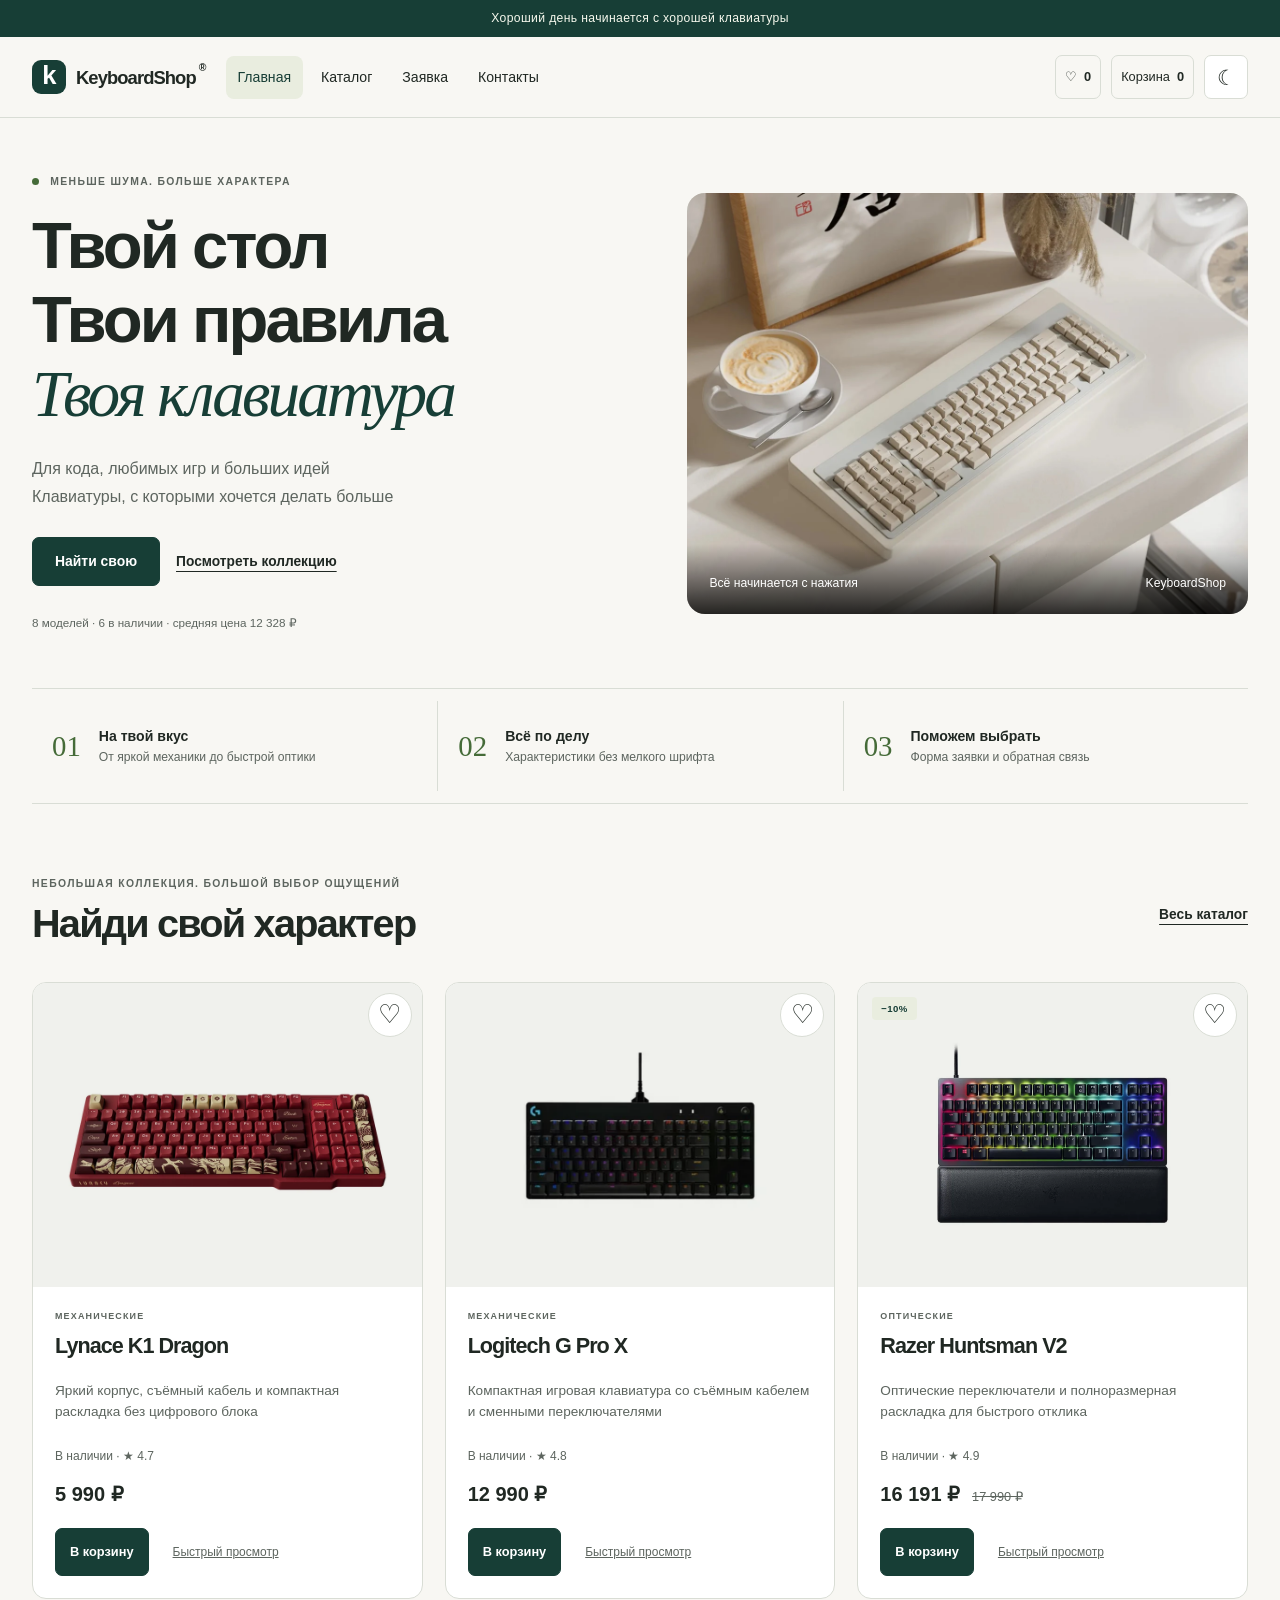
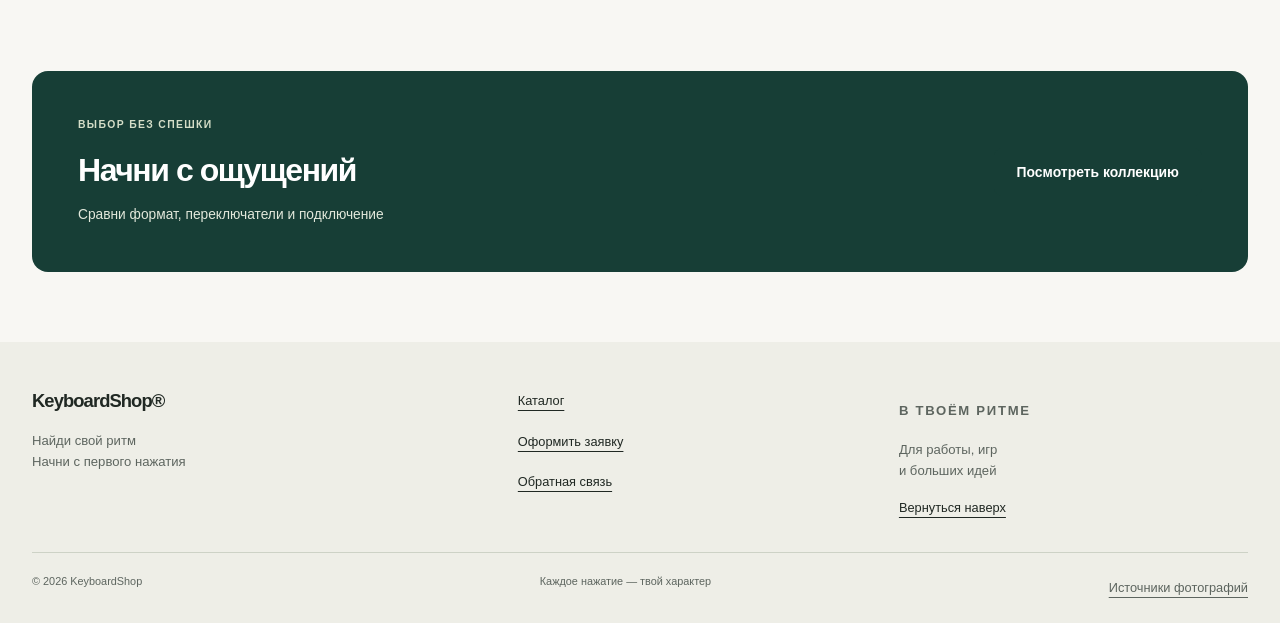
<file: index.html>
<!doctype html>

<html lang="ru">
  <head>
    <meta charset="utf-8" />
    <meta content="width=device-width, initial-scale=1" name="viewport" />
    <meta
      content="Механические, оптические и ножничные клавиатуры. Найдите свой характер в KeyboardShop"
      name="description"
    />
    <meta content="#173e36" name="theme-color" />
    <title>Клавиатуры с характером — KeyboardShop</title>
    <link href="images/favicon.svg" rel="icon" type="image/svg+xml" />
    <link href="css/style.css" rel="stylesheet" />
    <link href="css/responsive.css" rel="stylesheet" />
    <script defer="" src="js/data.js"></script>
    <script defer="" src="js/main.js"></script>
    <script defer="" src="js/catalog.js"></script>
    <script defer="" src="js/cart.js"></script>
    <script defer="" src="js/modal.js"></script>
    <script defer="" src="js/validation.js"></script>
  </head>
  <body id="top">
    <a class="skip-link" href="#main">Перейти к содержимому</a>
    <div class="announcement">Хороший день начинается с хорошей клавиатуры</div>
    <header class="site-header">
      <div class="container site-header__inner">
        <a class="site-logo" href="index.html">
          <span aria-hidden="true" class="logo-key"> k </span>
          KeyboardShop
          <span aria-hidden="true" class="logo-dot"> ® </span>
        </a>
        <details class="nav-menu">
          <summary>
            Меню
            <span aria-hidden="true"> ☰ </span>
          </summary>
          <nav aria-label="Основная навигация">
            <ul class="site-nav__list">
              <li>
                <a aria-current="page" href="index.html"> Главная </a>
              </li>
              <li>
                <a href="catalog.html"> Каталог </a>
              </li>
              <li>
                <a href="order.html"> Заявка </a>
              </li>
              <li>
                <a href="contacts.html"> Контакты </a>
              </li>
            </ul>
          </nav>
        </details>
        <div class="header-actions">
          <a aria-label="Избранное" class="header-favorites" href="catalog.html?favorites=1"
            >♡ <span data-favorite-count="">0</span></a
          ><a class="header-cart" href="cart.html">Корзина <span data-cart-count="">0</span></a
          ><button
            aria-label="Включить тёмную тему"
            aria-pressed="false"
            class="theme-toggle"
            data-theme-toggle=""
            type="button"
          >
            ☾
          </button>
        </div>
      </div>
    </header>
    <main class="container" id="main" tabindex="-1">
      <section class="hero">
        <div class="hero__content">
          <p class="eyebrow">
            <span class="status-dot"> </span>
            Меньше шума. Больше характера
          </p>
          <h1>
            Твой стол
            <br />
            Твои правила
            <br />
            <em> Твоя клавиатура </em>
          </h1>
          <p class="hero__description">
            Для кода, любимых игр и больших идей
            <br />
            Клавиатуры, с которыми хочется делать больше
          </p>
          <div class="hero__actions">
            <a class="button" href="catalog.html"> Найти свою </a>
            <a class="text-link" href="#popular"> Посмотреть коллекцию </a>
          </div>
          <p class="hero__footnote" data-product-summary=""></p>
        </div>
        <div class="hero__visual">
          <picture>
            <source
              media="(min-width: 768px)"
              srcset="images/hero-studio-1200.webp"
              type="image/webp"
            />
            <source srcset="images/hero-studio-640.webp" type="image/webp" />
            <img
              alt="Кремовая механическая клавиатура в алюминиевом корпусе на светлом столе рядом с чашкой кофе"
              fetchpriority="high"
              height="900"
              src="images/hero-studio.jpg"
              width="1200"
            />
          </picture>
          <div class="hero__caption">
            <span> Всё начинается с нажатия </span>
            <span aria-hidden="true"> KeyboardShop </span>
          </div>
        </div>
      </section>
      <section aria-label="Почему KeyboardShop" class="advantages" id="advantages">
        <div>
          <span class="feature-number"> 01 </span>
          <p>
            <strong> На твой вкус </strong>
            <br />
            От яркой механики до быстрой оптики
          </p>
        </div>
        <div>
          <span class="feature-number"> 02 </span>
          <p>
            <strong> Всё по делу </strong>
            <br />
            Характеристики без мелкого шрифта
          </p>
        </div>
        <div>
          <span class="feature-number"> 03 </span>
          <p>
            <strong> Поможем выбрать </strong>
            <br />
            Форма заявки и обратная связь
          </p>
        </div>
      </section>
      <section class="section" id="popular">
        <div class="section-heading">
          <div>
            <p class="eyebrow">Небольшая коллекция. Большой выбор ощущений</p>
            <h2>Найди свой характер<span class="accent"></span></h2>
          </div>
          <a class="text-link" href="catalog.html">Весь каталог</a>
        </div>
        <div class="products-grid" data-featured-products=""></div>
      </section>
      <section class="help-banner">
        <div>
          <p class="eyebrow">Выбор без спешки</p>
          <h2>Начни с ощущений</h2>
          <p>Сравни формат, переключатели и подключение</p>
        </div>
        <a class="button" href="catalog.html">Посмотреть коллекцию</a>
      </section>
    </main>
    <footer class="site-footer" id="contacts">
      <div class="container footer-grid">
        <div>
          <a class="site-logo" href="index.html"> KeyboardShop® </a>
          <p>
            Найди свой ритм
            <br />
            Начни с первого нажатия
          </p>
        </div>
        <nav aria-label="Навигация в подвале">
          <a href="catalog.html"> Каталог </a>
          <a href="order.html"> Оформить заявку </a>
          <a href="contacts.html#feedback"> Обратная связь </a>
        </nav>
        <div>
          <p class="eyebrow">В твоём ритме</p>
          <p>
            Для работы, игр
            <br />
            и больших идей
          </p>
          <a href="#top"> Вернуться наверх </a>
        </div>
      </div>
      <div class="container footer-bottom">
        <span> © 2026 KeyboardShop </span>
        <span> Каждое нажатие — твой характер </span>
        <a href="https://github.com/TitaNik322/kr4-js-shop#фотографии">Источники фотографий</a>
      </div>
    </footer>
    <p aria-live="polite" class="site-message" hidden="" id="site-message" role="status"></p>
    <noscript
      ><p class="container notice">
        Для каталога и формы включите JavaScript в браузере
      </p></noscript
    >
    <dialog aria-labelledby="quick-title" class="order-dialog product-dialog" id="product-dialog">
      <div class="dialog-heading">
        <h2 id="quick-title">Быстрый просмотр</h2>
        <button aria-label="Закрыть окно" class="icon-button" data-close-dialog="" type="button">
          ×
        </button>
      </div>
      <img
        alt=""
        class="quick-image"
        data-quick-image=""
        height="500"
        src="images/product-1-light-800.webp"
        width="800"
      />
      <p class="eyebrow" data-quick-category=""></p>
      <p data-quick-description=""></p>
      <p class="product-detail__price" data-quick-price=""></p>
      <p data-quick-status=""></p>
      <div class="form-actions">
        <a class="button" data-quick-link="" href="product.html">Все характеристики</a
        ><a class="text-link" data-quick-order="" href="order.html">Оставить заявку</a>
      </div>
    </dialog>
  </body>
</html>
</file>
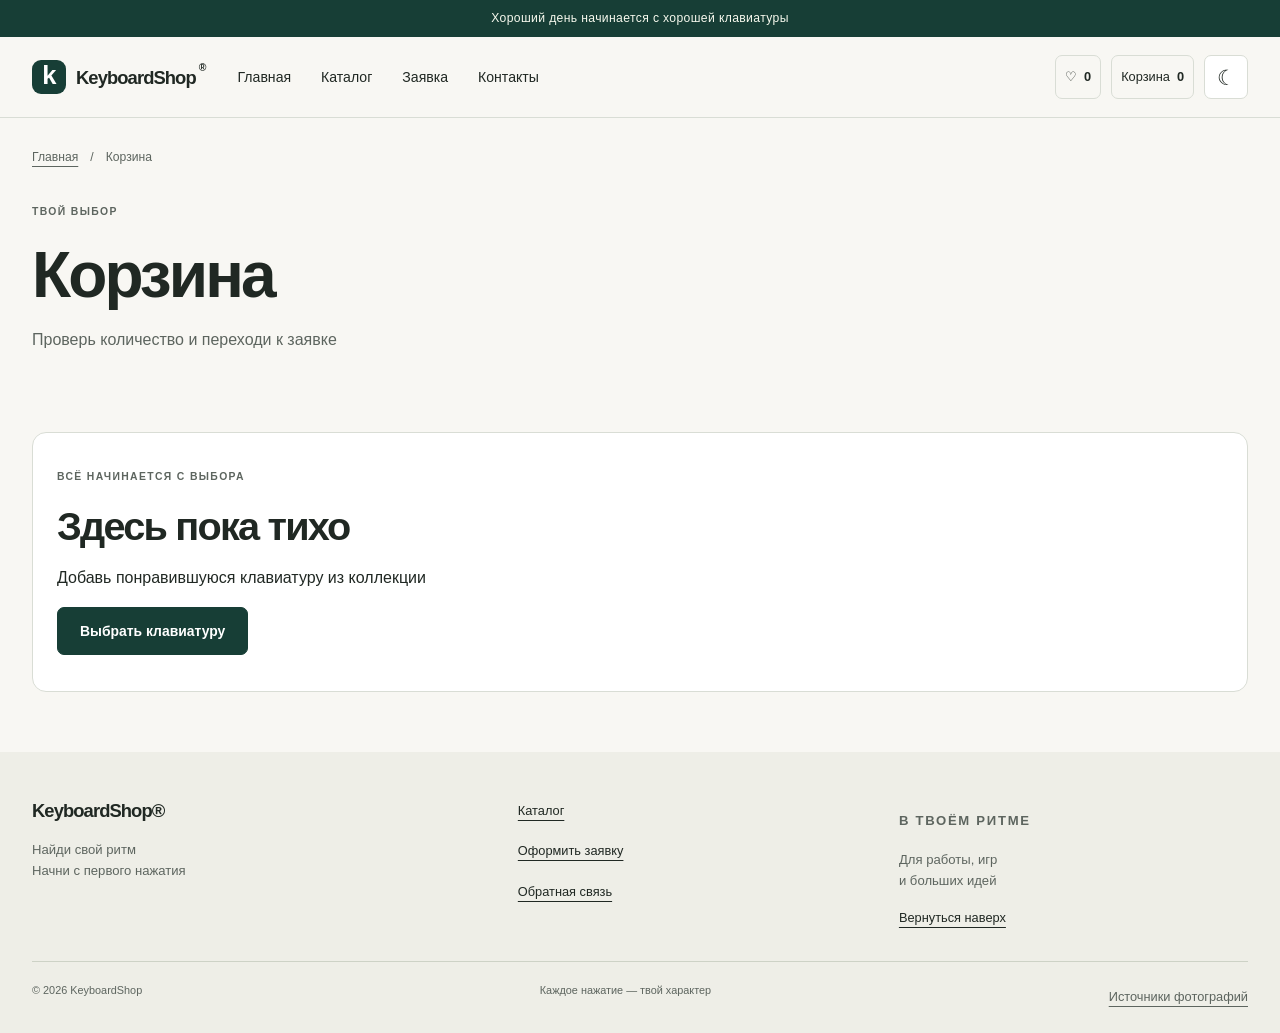
<file: cart.html>
<!doctype html>

<html lang="ru">
  <head>
    <meta charset="utf-8" />
    <meta content="width=device-width, initial-scale=1" name="viewport" />
    <meta
      content="Клавиатуры в корзине: количество, скидка по промокоду и итоговая стоимость"
      name="description"
    />
    <meta content="#173e36" name="theme-color" />
    <title>Корзина — KeyboardShop</title>
    <link href="images/favicon.svg" rel="icon" type="image/svg+xml" />
    <link href="css/style.css" rel="stylesheet" />
    <link href="css/responsive.css" rel="stylesheet" />
    <script defer="" src="js/data.js"></script>
    <script defer="" src="js/main.js"></script>
    <script defer="" src="js/catalog.js"></script>
    <script defer="" src="js/cart.js"></script>
    <script defer="" src="js/modal.js"></script>
    <script defer="" src="js/validation.js"></script>
  </head>
  <body id="top">
    <a class="skip-link" href="#main">Перейти к содержимому</a>
    <div class="announcement">Хороший день начинается с хорошей клавиатуры</div>
    <header class="site-header">
      <div class="container site-header__inner">
        <a class="site-logo" href="index.html">
          <span aria-hidden="true" class="logo-key"> k </span>
          KeyboardShop
          <span aria-hidden="true" class="logo-dot"> ® </span>
        </a>
        <details class="nav-menu">
          <summary>
            Меню
            <span aria-hidden="true"> ☰ </span>
          </summary>
          <nav aria-label="Основная навигация">
            <ul class="site-nav__list">
              <li>
                <a href="index.html"> Главная </a>
              </li>
              <li>
                <a href="catalog.html"> Каталог </a>
              </li>
              <li>
                <a href="order.html"> Заявка </a>
              </li>
              <li>
                <a href="contacts.html"> Контакты </a>
              </li>
            </ul>
          </nav>
        </details>
        <div class="header-actions">
          <a aria-label="Избранное" class="header-favorites" href="catalog.html?favorites=1"
            >♡ <span data-favorite-count="">0</span></a
          ><a class="header-cart" href="cart.html">Корзина <span data-cart-count="">0</span></a
          ><button
            aria-label="Включить тёмную тему"
            aria-pressed="false"
            class="theme-toggle"
            data-theme-toggle=""
            type="button"
          >
            ☾
          </button>
        </div>
      </div>
    </header>
    <main class="container" id="main" tabindex="-1">
      <nav aria-label="Хлебные крошки" class="breadcrumbs">
        <a href="index.html">Главная</a><span aria-hidden="true">/</span><span>Корзина</span>
      </nav>
      <section class="page-heading">
        <p class="eyebrow">Твой выбор</p>
        <h1>Корзина<span class="accent"></span></h1>
        <p>Проверь количество и переходи к заявке</p>
      </section>
      <section class="empty-state" hidden="" id="cart-empty">
        <p class="eyebrow">Всё начинается с выбора</p>
        <h2>Здесь пока тихо</h2>
        <p>Добавь понравившуюся клавиатуру из коллекции</p>
        <a class="button" href="catalog.html">Выбрать клавиатуру</a>
      </section>
      <div class="cart-layout" id="cart-content">
        <section aria-label="Товары в корзине">
          <div id="cart-items"></div>
          <button class="text-button" id="clear-cart" type="button">Очистить корзину</button>
        </section>
        <aside class="cart-summary">
          <h2>Твой итог</h2>
          <div aria-live="polite" data-cart-totals=""></div>
          <form id="promo-form">
            <label for="promo-code">Промокод</label>
            <div class="promo-controls">
              <input
                aria-describedby="promo-hint promo-message"
                autocomplete="off"
                id="promo-code"
                maxlength="20"
                name="promo"
                placeholder="KEY10"
                type="text"
              /><button class="button" type="submit">Применить</button>
            </div>
            <p class="form-note" id="promo-hint">KEY10 — ещё 10% на товары в корзине</p>
            <p class="field-error" id="promo-message" role="status"></p>
            <button class="text-button" hidden="" id="remove-promo" type="button">
              Убрать промокод
            </button>
          </form>
          <a class="button checkout-link" href="order.html?source=cart">Оставить заявку</a>
          <p class="form-note">
            Стоимость доставки будет рассчитана в заявке. Оплата не подключена
          </p>
        </aside>
      </div>
    </main>
    <footer class="site-footer" id="contacts">
      <div class="container footer-grid">
        <div>
          <a class="site-logo" href="index.html"> KeyboardShop® </a>
          <p>
            Найди свой ритм
            <br />
            Начни с первого нажатия
          </p>
        </div>
        <nav aria-label="Навигация в подвале">
          <a href="catalog.html"> Каталог </a>
          <a href="order.html"> Оформить заявку </a>
          <a href="contacts.html#feedback"> Обратная связь </a>
        </nav>
        <div>
          <p class="eyebrow">В твоём ритме</p>
          <p>
            Для работы, игр
            <br />
            и больших идей
          </p>
          <a href="#top"> Вернуться наверх </a>
        </div>
      </div>
      <div class="container footer-bottom">
        <span> © 2026 KeyboardShop </span>
        <span> Каждое нажатие — твой характер </span>
        <a href="https://github.com/TitaNik322/kr4-js-shop#фотографии">Источники фотографий</a>
      </div>
    </footer>
    <p aria-live="polite" class="site-message" hidden="" id="site-message" role="status"></p>
    <noscript
      ><p class="container notice">
        Для каталога и формы включите JavaScript в браузере
      </p></noscript
    >
  </body>
</html>
</file>
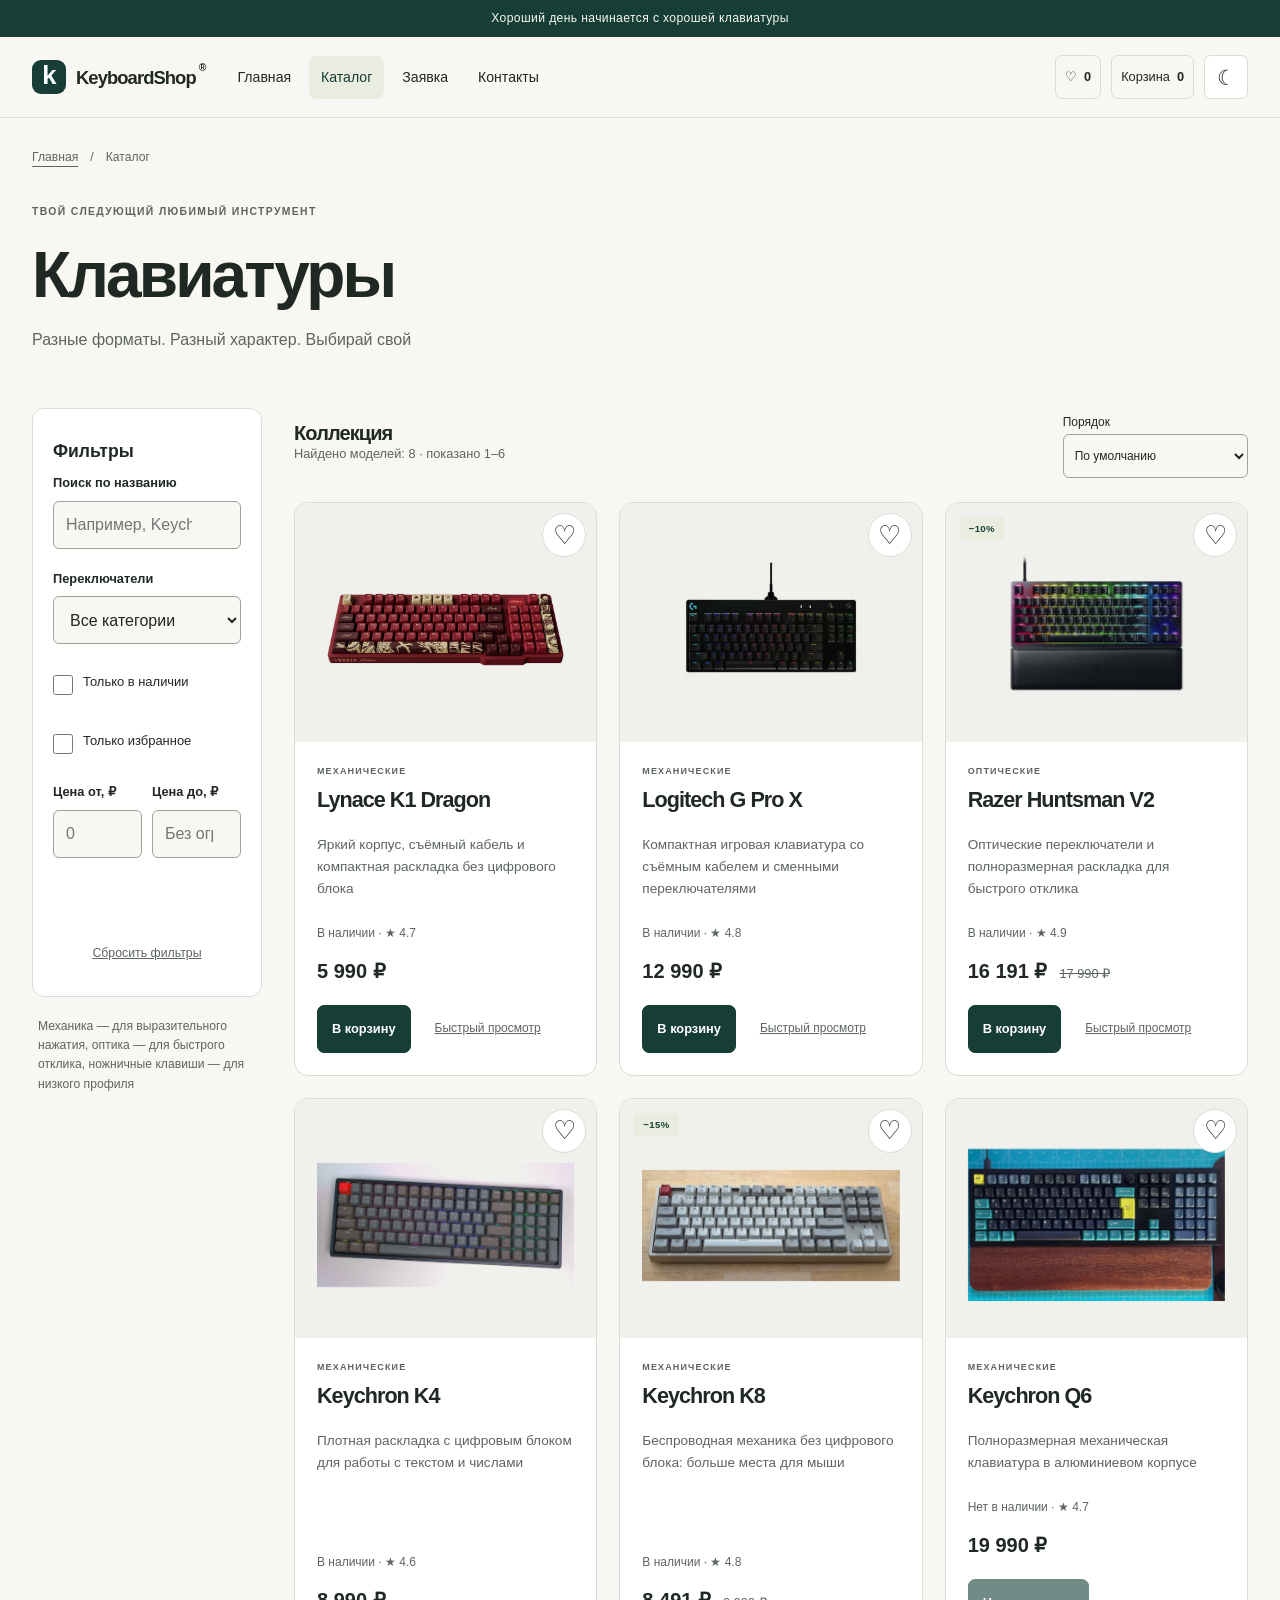
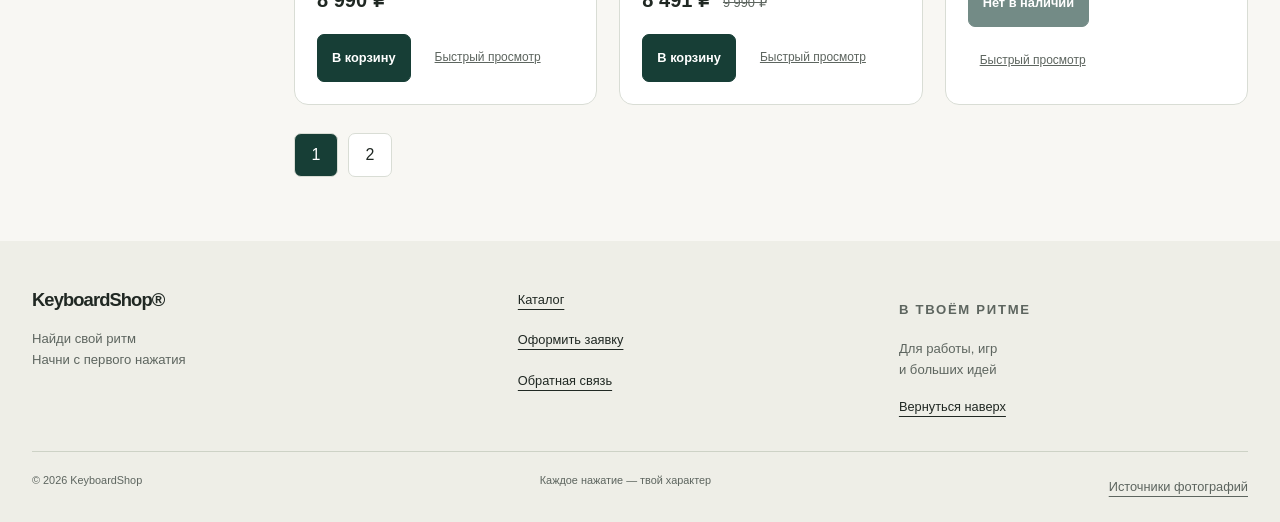
<file: catalog.html>
<!doctype html>

<html lang="ru">
  <head>
    <meta charset="utf-8" />
    <meta content="width=device-width, initial-scale=1" name="viewport" />
    <meta
      content="Поиск по названию, выбор переключателей и сортировка клавиатур по цене"
      name="description"
    />
    <meta content="#173e36" name="theme-color" />
    <title>Каталог клавиатур — KeyboardShop</title>
    <link href="images/favicon.svg" rel="icon" type="image/svg+xml" />
    <link href="css/style.css" rel="stylesheet" />
    <link href="css/responsive.css" rel="stylesheet" />
    <script defer="" src="js/data.js"></script>
    <script defer="" src="js/main.js"></script>
    <script defer="" src="js/catalog.js"></script>
    <script defer="" src="js/cart.js"></script>
    <script defer="" src="js/modal.js"></script>
    <script defer="" src="js/validation.js"></script>
  </head>
  <body id="top">
    <a class="skip-link" href="#main">Перейти к содержимому</a>
    <div class="announcement">Хороший день начинается с хорошей клавиатуры</div>
    <header class="site-header">
      <div class="container site-header__inner">
        <a class="site-logo" href="index.html">
          <span aria-hidden="true" class="logo-key"> k </span>
          KeyboardShop
          <span aria-hidden="true" class="logo-dot"> ® </span>
        </a>
        <details class="nav-menu">
          <summary>
            Меню
            <span aria-hidden="true"> ☰ </span>
          </summary>
          <nav aria-label="Основная навигация">
            <ul class="site-nav__list">
              <li>
                <a href="index.html"> Главная </a>
              </li>
              <li>
                <a aria-current="page" href="catalog.html"> Каталог </a>
              </li>
              <li>
                <a href="order.html"> Заявка </a>
              </li>
              <li>
                <a href="contacts.html"> Контакты </a>
              </li>
            </ul>
          </nav>
        </details>
        <div class="header-actions">
          <a aria-label="Избранное" class="header-favorites" href="catalog.html?favorites=1"
            >♡ <span data-favorite-count="">0</span></a
          ><a class="header-cart" href="cart.html">Корзина <span data-cart-count="">0</span></a
          ><button
            aria-label="Включить тёмную тему"
            aria-pressed="false"
            class="theme-toggle"
            data-theme-toggle=""
            type="button"
          >
            ☾
          </button>
        </div>
      </div>
    </header>
    <main class="container" id="main" tabindex="-1">
      <nav aria-label="Хлебные крошки" class="breadcrumbs">
        <a href="index.html">Главная</a><span aria-hidden="true">/</span><span>Каталог</span>
      </nav>
      <section class="page-heading">
        <p class="eyebrow">Твой следующий любимый инструмент</p>
        <h1>Клавиатуры<span class="accent"></span></h1>
        <p>Разные форматы. Разный характер. Выбирай свой</p>
      </section>
      <div class="catalog-layout">
        <aside class="catalog-filters">
          <details class="filter-panel">
            <summary>Фильтры <span aria-hidden="true">+</span></summary>
            <form id="filters-form">
              <div class="form-field">
                <label for="catalog-search">Поиск по названию</label
                ><input
                  autocomplete="off"
                  id="catalog-search"
                  list="product-titles"
                  maxlength="80"
                  name="query"
                  placeholder="Например, Keychron"
                  type="search"
                /><datalist id="product-titles"></datalist>
              </div>
              <div class="form-field">
                <label for="category-filter">Переключатели</label
                ><select id="category-filter" name="category">
                  <option value="all">Все категории</option>
                  <option value="mechanical">Механические</option>
                  <option value="optical">Оптические</option>
                  <option value="scissor">Ножничные</option>
                </select>
              </div>
              <label class="checkbox"
                ><input name="available" type="checkbox" />Только в наличии</label
              ><label class="checkbox"
                ><input name="favorites" type="checkbox" />Только избранное</label
              >
              <div class="price-fields">
                <div class="form-field">
                  <label for="price-from">Цена от, ₽</label
                  ><input
                    aria-describedby="filter-error"
                    id="price-from"
                    max="1000000"
                    min="0"
                    name="min"
                    placeholder="0"
                    step="1"
                    type="number"
                  />
                </div>
                <div class="form-field">
                  <label for="price-to">Цена до, ₽</label
                  ><input
                    aria-describedby="filter-error"
                    id="price-to"
                    max="1000000"
                    min="0"
                    name="max"
                    placeholder="Без ограничений"
                    step="1"
                    type="number"
                  />
                </div>
              </div>
              <p class="field-error" id="filter-error" role="status"></p>
              <div class="filter-actions">
                <button class="text-button" type="reset">Сбросить фильтры</button>
              </div>
            </form>
          </details>
          <p class="filter-note">
            Механика — для выразительного нажатия, оптика — для быстрого отклика, ножничные клавиши
            — для низкого профиля
          </p>
        </aside>
        <section aria-labelledby="collection-title" class="catalog-products">
          <div class="catalog-toolbar">
            <div>
              <h2 id="collection-title">Коллекция</h2>
              <p aria-live="polite" class="catalog-count" id="result-count" role="status"></p>
            </div>
            <div>
              <label for="sort-select">Порядок</label
              ><select id="sort-select">
                <option value="default">По умолчанию</option>
                <option value="price-asc">Сначала дешевле</option>
                <option value="price-desc">Сначала дороже</option>
                <option value="title-asc">По названию А–Я</option>
              </select>
            </div>
          </div>
          <div class="products-grid" data-products-container="" id="catalog-grid"></div>
          <nav aria-label="Страницы каталога" class="pagination" id="catalog-pagination"></nav>
          <div class="empty-state" hidden="" id="catalog-empty">
            <p class="eyebrow">Начнём заново?</p>
            <h3>Пока ничего не нашлось</h3>
            <p>Попробуй другое название, категорию или диапазон цены</p>
            <button class="button" data-reset-filters="" type="button">Показать все модели</button>
          </div>
        </section>
      </div>
    </main>
    <footer class="site-footer" id="contacts">
      <div class="container footer-grid">
        <div>
          <a class="site-logo" href="index.html"> KeyboardShop® </a>
          <p>
            Найди свой ритм
            <br />
            Начни с первого нажатия
          </p>
        </div>
        <nav aria-label="Навигация в подвале">
          <a href="catalog.html"> Каталог </a>
          <a href="order.html"> Оформить заявку </a>
          <a href="contacts.html#feedback"> Обратная связь </a>
        </nav>
        <div>
          <p class="eyebrow">В твоём ритме</p>
          <p>
            Для работы, игр
            <br />
            и больших идей
          </p>
          <a href="#top"> Вернуться наверх </a>
        </div>
      </div>
      <div class="container footer-bottom">
        <span> © 2026 KeyboardShop </span>
        <span> Каждое нажатие — твой характер </span>
        <a href="https://github.com/TitaNik322/kr4-js-shop#фотографии">Источники фотографий</a>
      </div>
    </footer>
    <p aria-live="polite" class="site-message" hidden="" id="site-message" role="status"></p>
    <noscript
      ><p class="container notice">
        Для каталога и формы включите JavaScript в браузере
      </p></noscript
    >
    <dialog aria-labelledby="quick-title" class="order-dialog product-dialog" id="product-dialog">
      <div class="dialog-heading">
        <h2 id="quick-title">Быстрый просмотр</h2>
        <button aria-label="Закрыть окно" class="icon-button" data-close-dialog="" type="button">
          ×
        </button>
      </div>
      <img
        alt=""
        class="quick-image"
        data-quick-image=""
        height="500"
        src="images/product-1-light-800.webp"
        width="800"
      />
      <p class="eyebrow" data-quick-category=""></p>
      <p data-quick-description=""></p>
      <p class="product-detail__price" data-quick-price=""></p>
      <p data-quick-status=""></p>
      <div class="form-actions">
        <a class="button" data-quick-link="" href="product.html">Все характеристики</a
        ><a class="text-link" data-quick-order="" href="order.html">Оставить заявку</a>
      </div>
    </dialog>
  </body>
</html>
</file>
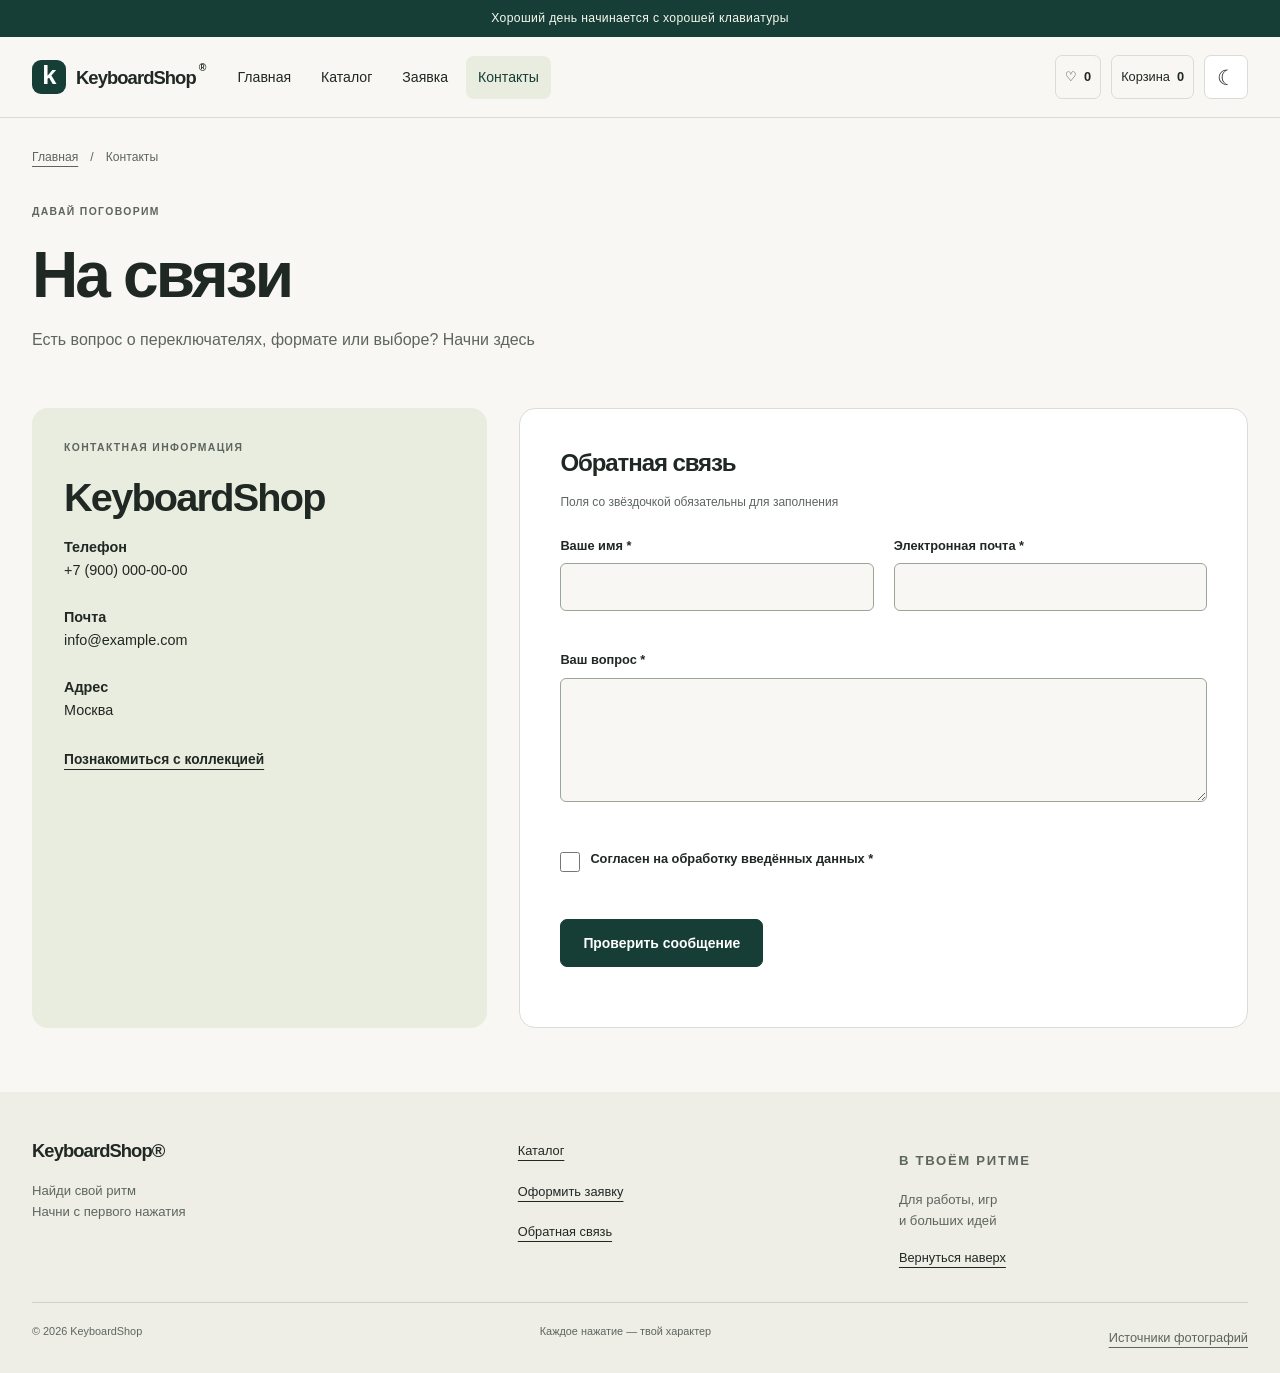
<file: contacts.html>
<!doctype html>

<html lang="ru">
  <head>
    <meta charset="utf-8" />
    <meta content="width=device-width, initial-scale=1" name="viewport" />
    <meta content="Обратная связь и контактная информация KeyboardShop" name="description" />
    <meta content="#173e36" name="theme-color" />
    <title>Контакты — KeyboardShop</title>
    <link href="images/favicon.svg" rel="icon" type="image/svg+xml" />
    <link href="css/style.css" rel="stylesheet" />
    <link href="css/responsive.css" rel="stylesheet" />
    <script defer="" src="js/data.js"></script>
    <script defer="" src="js/main.js"></script>
    <script defer="" src="js/catalog.js"></script>
    <script defer="" src="js/cart.js"></script>
    <script defer="" src="js/modal.js"></script>
    <script defer="" src="js/validation.js"></script>
  </head>
  <body id="top">
    <a class="skip-link" href="#main">Перейти к содержимому</a>
    <div class="announcement">Хороший день начинается с хорошей клавиатуры</div>
    <header class="site-header">
      <div class="container site-header__inner">
        <a class="site-logo" href="index.html">
          <span aria-hidden="true" class="logo-key"> k </span>
          KeyboardShop
          <span aria-hidden="true" class="logo-dot"> ® </span>
        </a>
        <details class="nav-menu">
          <summary>
            Меню
            <span aria-hidden="true"> ☰ </span>
          </summary>
          <nav aria-label="Основная навигация">
            <ul class="site-nav__list">
              <li>
                <a href="index.html"> Главная </a>
              </li>
              <li>
                <a href="catalog.html"> Каталог </a>
              </li>
              <li>
                <a href="order.html"> Заявка </a>
              </li>
              <li>
                <a aria-current="page" href="contacts.html"> Контакты </a>
              </li>
            </ul>
          </nav>
        </details>
        <div class="header-actions">
          <a aria-label="Избранное" class="header-favorites" href="catalog.html?favorites=1"
            >♡ <span data-favorite-count="">0</span></a
          ><a class="header-cart" href="cart.html">Корзина <span data-cart-count="">0</span></a
          ><button
            aria-label="Включить тёмную тему"
            aria-pressed="false"
            class="theme-toggle"
            data-theme-toggle=""
            type="button"
          >
            ☾
          </button>
        </div>
      </div>
    </header>
    <main class="container" id="main" tabindex="-1">
      <nav aria-label="Хлебные крошки" class="breadcrumbs">
        <a href="index.html"> Главная </a>
        <span aria-hidden="true"> / </span>
        <span> Контакты </span>
      </nav>
      <section class="page-heading">
        <p class="eyebrow">Давай поговорим</p>
        <h1>
          На связи
          <span class="accent">  </span>
        </h1>
        <p>Есть вопрос о переключателях, формате или выборе? Начни здесь</p>
      </section>
      <div class="contact-grid">
        <section class="contact-card">
          <p class="eyebrow">Контактная информация</p>
          <h2>KeyboardShop</h2>
          <address>
            <p>
              <strong> Телефон </strong>
              <br />
              +7 (900) 000-00-00
            </p>
            <p>
              <strong> Почта </strong>
              <br />
              info@example.com
            </p>
            <p>
              <strong> Адрес </strong>
              <br />
              Москва
            </p>
          </address>
          <a class="text-link" href="catalog.html"> Познакомиться с коллекцией </a>
        </section>
        <section class="form-card" id="feedback">
          <h2>Обратная связь</h2>
          <p class="form-note">Поля со звёздочкой обязательны для заполнения</p>
          <form class="order-form" data-request-form="">
            <div class="form-field">
              <label for="feedback-name"> Ваше имя * </label>
              <input autocomplete="name" id="feedback-name" minlength="2" name="name" required="" />
            </div>
            <div class="form-field">
              <label for="feedback-email"> Электронная почта * </label>
              <input
                autocomplete="email"
                id="feedback-email"
                name="email"
                required=""
                type="email"
              />
            </div>
            <div class="form-field form-field--wide">
              <label for="feedback-comment"> Ваш вопрос * </label>
              <textarea
                id="feedback-comment"
                minlength="5"
                name="comment"
                required=""
                rows="4"
              ></textarea>
            </div>
            <div class="form-field form-field--wide">
              <label class="checkbox">
                <input name="agreement" required="" type="checkbox" />
                Согласен на обработку введённых данных *
              </label>
            </div>
            <div class="form-actions form-field--wide">
              <button class="button" type="submit">Проверить сообщение</button>
            </div>
            <p class="form-status form-field--wide" role="status" tabindex="-1"></p>
          </form>
        </section>
      </div>
    </main>
    <footer class="site-footer" id="contacts">
      <div class="container footer-grid">
        <div>
          <a class="site-logo" href="index.html"> KeyboardShop® </a>
          <p>
            Найди свой ритм
            <br />
            Начни с первого нажатия
          </p>
        </div>
        <nav aria-label="Навигация в подвале">
          <a href="catalog.html"> Каталог </a>
          <a href="order.html"> Оформить заявку </a>
          <a href="contacts.html#feedback"> Обратная связь </a>
        </nav>
        <div>
          <p class="eyebrow">В твоём ритме</p>
          <p>
            Для работы, игр
            <br />
            и больших идей
          </p>
          <a href="#top"> Вернуться наверх </a>
        </div>
      </div>
      <div class="container footer-bottom">
        <span> © 2026 KeyboardShop </span>
        <span> Каждое нажатие — твой характер </span>
        <a href="https://github.com/TitaNik322/kr4-js-shop#фотографии">Источники фотографий</a>
      </div>
    </footer>
    <p aria-live="polite" class="site-message" hidden="" id="site-message" role="status"></p>
    <noscript
      ><p class="container notice">
        Для каталога и формы включите JavaScript в браузере
      </p></noscript
    >
  </body>
</html>
</file>
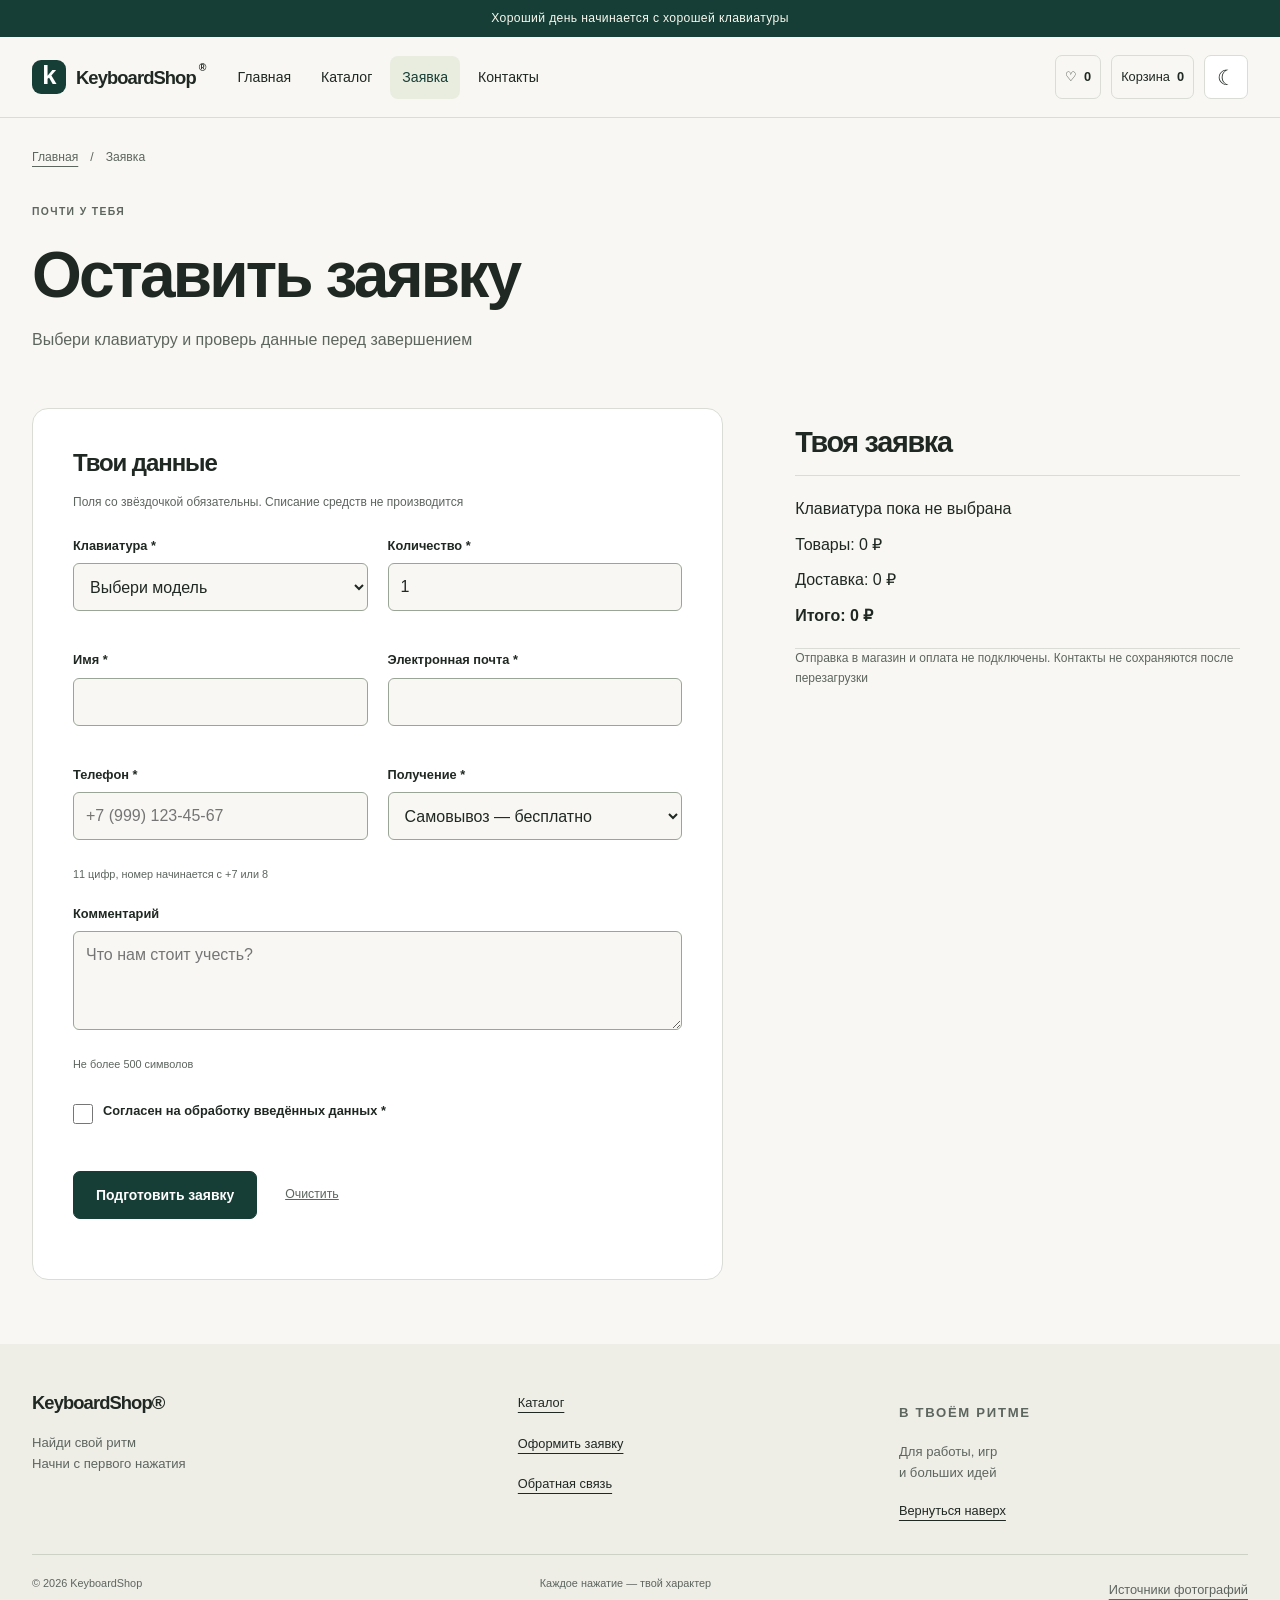
<file: order.html>
<!doctype html>

<html lang="ru">
  <head>
    <meta charset="utf-8" />
    <meta content="width=device-width, initial-scale=1" name="viewport" />
    <meta
      content="Форма заявки на клавиатуру: выбор модели, контакты и способ получения"
      name="description"
    />
    <meta content="#173e36" name="theme-color" />
    <title>Оформление заявки — KeyboardShop</title>
    <link href="images/favicon.svg" rel="icon" type="image/svg+xml" />
    <link href="css/style.css" rel="stylesheet" />
    <link href="css/responsive.css" rel="stylesheet" />
    <script defer="" src="js/data.js"></script>
    <script defer="" src="js/main.js"></script>
    <script defer="" src="js/catalog.js"></script>
    <script defer="" src="js/cart.js"></script>
    <script defer="" src="js/modal.js"></script>
    <script defer="" src="js/validation.js"></script>
  </head>
  <body id="top">
    <a class="skip-link" href="#main">Перейти к содержимому</a>
    <div class="announcement">Хороший день начинается с хорошей клавиатуры</div>
    <header class="site-header">
      <div class="container site-header__inner">
        <a class="site-logo" href="index.html">
          <span aria-hidden="true" class="logo-key"> k </span>
          KeyboardShop
          <span aria-hidden="true" class="logo-dot"> ® </span>
        </a>
        <details class="nav-menu">
          <summary>
            Меню
            <span aria-hidden="true"> ☰ </span>
          </summary>
          <nav aria-label="Основная навигация">
            <ul class="site-nav__list">
              <li>
                <a href="index.html"> Главная </a>
              </li>
              <li>
                <a href="catalog.html"> Каталог </a>
              </li>
              <li>
                <a aria-current="page" href="order.html"> Заявка </a>
              </li>
              <li>
                <a href="contacts.html"> Контакты </a>
              </li>
            </ul>
          </nav>
        </details>
        <div class="header-actions">
          <a aria-label="Избранное" class="header-favorites" href="catalog.html?favorites=1"
            >♡ <span data-favorite-count="">0</span></a
          ><a class="header-cart" href="cart.html">Корзина <span data-cart-count="">0</span></a
          ><button
            aria-label="Включить тёмную тему"
            aria-pressed="false"
            class="theme-toggle"
            data-theme-toggle=""
            type="button"
          >
            ☾
          </button>
        </div>
      </div>
    </header>
    <main class="container" id="main" tabindex="-1">
      <nav aria-label="Хлебные крошки" class="breadcrumbs">
        <a href="index.html">Главная</a><span aria-hidden="true">/</span><span>Заявка</span>
      </nav>
      <section class="page-heading">
        <p class="eyebrow">Почти у тебя</p>
        <h1>Оставить заявку<span class="accent"></span></h1>
        <p>Выбери клавиатуру и проверь данные перед завершением</p>
      </section>
      <div class="form-layout">
        <section class="form-card">
          <h2>Твои данные</h2>
          <p class="form-note">Поля со звёздочкой обязательны. Списание средств не производится</p>
          <form class="order-form" data-request-form="" id="order-form" novalidate="">
            <fieldset class="form-field--wide order-fields" disabled="" id="order-fields">
              <legend class="visually-hidden">Данные заявки</legend>
              <div class="order-form">
                <div class="form-field">
                  <label for="order-product">Клавиатура *</label
                  ><select id="order-product" name="product" required="">
                    <option value="">Выбери модель</option>
                    <option value="cart">Товары из корзины</option>
                  </select>
                </div>
                <div class="form-field">
                  <label for="order-quantity">Количество *</label
                  ><input
                    id="order-quantity"
                    max="10"
                    min="1"
                    name="quantity"
                    required=""
                    step="1"
                    type="number"
                    value="1"
                  />
                </div>
                <div class="form-field">
                  <label for="order-name">Имя *</label
                  ><input
                    autocomplete="name"
                    id="order-name"
                    maxlength="80"
                    minlength="2"
                    name="name"
                    required=""
                  />
                </div>
                <div class="form-field">
                  <label for="order-email">Электронная почта *</label
                  ><input
                    autocomplete="email"
                    id="order-email"
                    maxlength="120"
                    name="email"
                    required=""
                    type="email"
                  />
                </div>
                <div class="form-field">
                  <label for="order-phone">Телефон *</label
                  ><input
                    aria-describedby="phone-hint"
                    autocomplete="tel"
                    id="order-phone"
                    maxlength="25"
                    name="phone"
                    placeholder="+7 (999) 123-45-67"
                    required=""
                    type="tel"
                  /><small id="phone-hint">11 цифр, номер начинается с +7 или 8</small>
                </div>
                <div class="form-field">
                  <label for="order-delivery">Получение *</label
                  ><select id="order-delivery" name="delivery">
                    <option value="pickup">Самовывоз — бесплатно</option>
                    <option value="courier">Курьер — 390 ₽, бесплатно от 10 000 ₽</option>
                  </select>
                </div>
                <div class="form-field form-field--wide" hidden="" id="address-field">
                  <label for="order-address">Адрес доставки *</label
                  ><input
                    autocomplete="street-address"
                    disabled=""
                    id="order-address"
                    maxlength="250"
                    minlength="8"
                    name="address"
                  />
                </div>
                <div class="form-field form-field--wide">
                  <label for="order-comment">Комментарий</label
                  ><textarea
                    id="order-comment"
                    maxlength="500"
                    name="comment"
                    placeholder="Что нам стоит учесть?"
                    rows="3"
                  ></textarea
                  ><small>Не более 500 символов</small>
                </div>
                <div class="form-field form-field--wide">
                  <label class="checkbox" for="order-agreement"
                    ><input
                      id="order-agreement"
                      name="agreement"
                      required=""
                      type="checkbox"
                    />Согласен на обработку введённых данных *</label
                  >
                </div>
                <div class="form-actions form-field--wide">
                  <button class="button" type="submit">Подготовить заявку</button
                  ><button class="text-button" type="reset">Очистить</button>
                </div>
                <p class="form-status form-field--wide" role="status" tabindex="-1"></p>
              </div>
            </fieldset>
          </form>
        </section>
        <aside class="order-aside">
          <h2>Твоя заявка</h2>
          <div class="order-summary" data-order-summary=""></div>
          <p class="form-note">
            Отправка в магазин и оплата не подключены. Контакты не сохраняются после перезагрузки
          </p>
        </aside>
      </div>
    </main>
    <footer class="site-footer" id="contacts">
      <div class="container footer-grid">
        <div>
          <a class="site-logo" href="index.html"> KeyboardShop® </a>
          <p>
            Найди свой ритм
            <br />
            Начни с первого нажатия
          </p>
        </div>
        <nav aria-label="Навигация в подвале">
          <a href="catalog.html"> Каталог </a>
          <a href="order.html"> Оформить заявку </a>
          <a href="contacts.html#feedback"> Обратная связь </a>
        </nav>
        <div>
          <p class="eyebrow">В твоём ритме</p>
          <p>
            Для работы, игр
            <br />
            и больших идей
          </p>
          <a href="#top"> Вернуться наверх </a>
        </div>
      </div>
      <div class="container footer-bottom">
        <span> © 2026 KeyboardShop </span>
        <span> Каждое нажатие — твой характер </span>
        <a href="https://github.com/TitaNik322/kr4-js-shop#фотографии">Источники фотографий</a>
      </div>
    </footer>
    <p aria-live="polite" class="site-message" hidden="" id="site-message" role="status"></p>
    <noscript
      ><p class="container notice">
        Для каталога и формы включите JavaScript в браузере
      </p></noscript
    >
    <dialog aria-labelledby="confirm-title" class="order-dialog" id="confirm-dialog">
      <div class="dialog-heading">
        <h2 id="confirm-title">Проверь заявку</h2>
        <button aria-label="Закрыть окно" class="icon-button" data-close-dialog="" type="button">
          ×
        </button>
      </div>
      <dl class="confirmation-details" data-confirm-details=""></dl>
      <p class="form-note">Данные остаются в этой вкладке. Отправка на сервер не подключена</p>
      <div class="form-actions">
        <button class="button" id="confirm-request" type="button">Подготовить</button
        ><button class="text-button" data-close-dialog="" type="button">Изменить данные</button>
      </div>
      <p class="form-status" data-confirm-status="" role="status"></p>
    </dialog>
  </body>
</html>
</file>
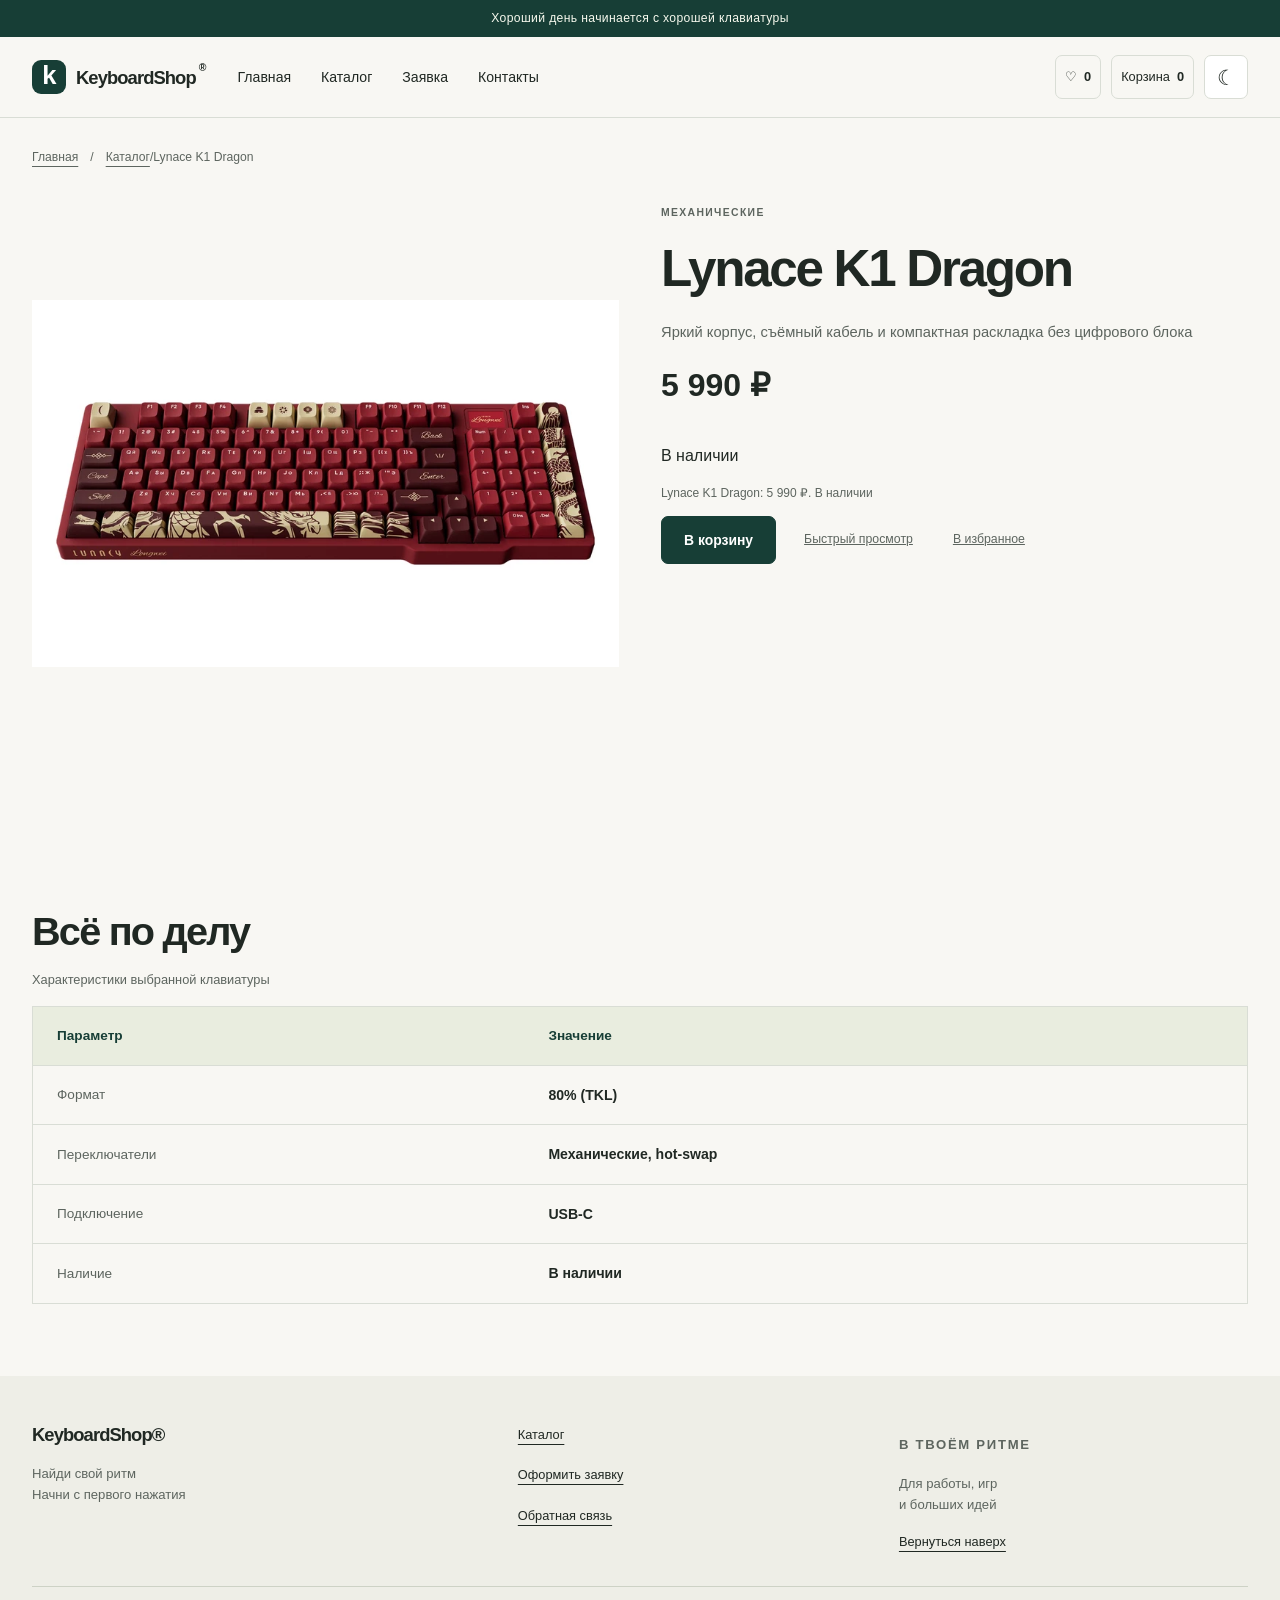
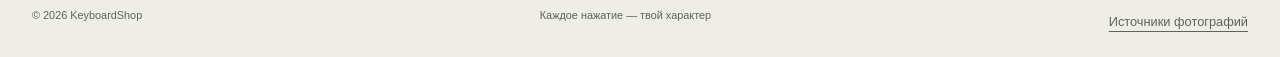
<file: product.html>
<!doctype html>

<html lang="ru">
  <head>
    <meta charset="utf-8" />
    <meta content="width=device-width, initial-scale=1" name="viewport" />
    <meta
      content="Формат, переключатели, подключение и стоимость клавиатуры KeyboardShop"
      name="description"
    />
    <meta content="#173e36" name="theme-color" />
    <title>Клавиатура — KeyboardShop</title>
    <link href="images/favicon.svg" rel="icon" type="image/svg+xml" />
    <link href="css/style.css" rel="stylesheet" />
    <link href="css/responsive.css" rel="stylesheet" />
    <script defer="" src="js/data.js"></script>
    <script defer="" src="js/main.js"></script>
    <script defer="" src="js/catalog.js"></script>
    <script defer="" src="js/cart.js"></script>
    <script defer="" src="js/modal.js"></script>
    <script defer="" src="js/validation.js"></script>
  </head>
  <body id="top">
    <a class="skip-link" href="#main">Перейти к содержимому</a>
    <div class="announcement">Хороший день начинается с хорошей клавиатуры</div>
    <header class="site-header">
      <div class="container site-header__inner">
        <a class="site-logo" href="index.html">
          <span aria-hidden="true" class="logo-key"> k </span>
          KeyboardShop
          <span aria-hidden="true" class="logo-dot"> ® </span>
        </a>
        <details class="nav-menu">
          <summary>
            Меню
            <span aria-hidden="true"> ☰ </span>
          </summary>
          <nav aria-label="Основная навигация">
            <ul class="site-nav__list">
              <li>
                <a href="index.html"> Главная </a>
              </li>
              <li>
                <a href="catalog.html"> Каталог </a>
              </li>
              <li>
                <a href="order.html"> Заявка </a>
              </li>
              <li>
                <a href="contacts.html"> Контакты </a>
              </li>
            </ul>
          </nav>
        </details>
        <div class="header-actions">
          <a aria-label="Избранное" class="header-favorites" href="catalog.html?favorites=1"
            >♡ <span data-favorite-count="">0</span></a
          ><a class="header-cart" href="cart.html">Корзина <span data-cart-count="">0</span></a
          ><button
            aria-label="Включить тёмную тему"
            aria-pressed="false"
            class="theme-toggle"
            data-theme-toggle=""
            type="button"
          >
            ☾
          </button>
        </div>
      </div>
    </header>
    <main class="container" id="main" tabindex="-1">
      <nav aria-label="Хлебные крошки" class="breadcrumbs">
        <a href="index.html">Главная</a><span aria-hidden="true">/</span
        ><span
          ><a href="catalog.html">Каталог</a><span aria-hidden="true">/</span
          ><span data-product-breadcrumb="">Клавиатура</span></span
        >
      </nav>
      <section class="product-detail" data-product-detail="">
        <div class="product-detail__visual">
          <img
            alt="Lynace K1 Dragon"
            class="product-detail__image"
            data-detail-image=""
            fetchpriority="high"
            height="500"
            src="images/product-1-light-800.webp"
            width="800"
          />
        </div>
        <div class="product-detail__info">
          <p class="eyebrow" data-detail-category=""></p>
          <h1 data-detail-title="">Клавиатура</h1>
          <p class="product-detail__description" data-detail-description=""></p>
          <p class="product-detail__price" data-detail-price=""></p>
          <p data-detail-status=""></p>
          <p class="form-note" data-product-summary=""></p>
          <div class="product-detail__actions">
            <button class="button" data-action="add-to-cart" data-detail-cart="" type="button">
              В корзину</button
            ><button class="text-button" data-open-product="" type="button">Быстрый просмотр</button
            ><button aria-pressed="false" class="text-button" data-detail-favorite="" type="button">
              В избранное
            </button>
          </div>
        </div>
      </section>
      <section class="section" data-detail-specs="">
        <h2>Всё по делу</h2>
        <div class="table-wrap">
          <table class="spec-table">
            <caption>
              Характеристики выбранной клавиатуры
            </caption>
            <thead>
              <tr>
                <th scope="col">Параметр</th>
                <th scope="col">Значение</th>
              </tr>
            </thead>
            <tbody data-specs-body=""></tbody>
          </table>
        </div>
      </section>
      <section class="empty-state" data-product-error="" hidden="">
        <h1>Товар не найден</h1>
        <p>Ссылка могла устареть. В каталоге есть другие модели</p>
        <a class="button" href="catalog.html">Открыть каталог</a>
      </section>
    </main>
    <footer class="site-footer" id="contacts">
      <div class="container footer-grid">
        <div>
          <a class="site-logo" href="index.html"> KeyboardShop® </a>
          <p>
            Найди свой ритм
            <br />
            Начни с первого нажатия
          </p>
        </div>
        <nav aria-label="Навигация в подвале">
          <a href="catalog.html"> Каталог </a>
          <a href="order.html"> Оформить заявку </a>
          <a href="contacts.html#feedback"> Обратная связь </a>
        </nav>
        <div>
          <p class="eyebrow">В твоём ритме</p>
          <p>
            Для работы, игр
            <br />
            и больших идей
          </p>
          <a href="#top"> Вернуться наверх </a>
        </div>
      </div>
      <div class="container footer-bottom">
        <span> © 2026 KeyboardShop </span>
        <span> Каждое нажатие — твой характер </span>
        <a href="https://github.com/TitaNik322/kr4-js-shop#фотографии">Источники фотографий</a>
      </div>
    </footer>
    <p aria-live="polite" class="site-message" hidden="" id="site-message" role="status"></p>
    <noscript
      ><p class="container notice">
        Для каталога и формы включите JavaScript в браузере
      </p></noscript
    >
    <dialog aria-labelledby="quick-title" class="order-dialog product-dialog" id="product-dialog">
      <div class="dialog-heading">
        <h2 id="quick-title">Быстрый просмотр</h2>
        <button aria-label="Закрыть окно" class="icon-button" data-close-dialog="" type="button">
          ×
        </button>
      </div>
      <img
        alt=""
        class="quick-image"
        data-quick-image=""
        height="500"
        src="images/product-1-light-800.webp"
        width="800"
      />
      <p class="eyebrow" data-quick-category=""></p>
      <p data-quick-description=""></p>
      <p class="product-detail__price" data-quick-price=""></p>
      <p data-quick-status=""></p>
      <div class="form-actions">
        <a class="button" data-quick-link="" href="product.html">Все характеристики</a
        ><a class="text-link" data-quick-order="" href="order.html">Оставить заявку</a>
      </div>
    </dialog>
  </body>
</html>
</file>
<file: css/style.css>
﻿/* Базовые настройки и цвета */
:root {
  --bg: #f8f7f3;
  --surface: #fff;
  --text: #202823;
  --muted: #5d655f;
  --green: #173e36;
  --accent: #456b38;
  --border: #d9ddd5;
  --pale: #e9eddf;
}
*,
*::before,
*::after {
  box-sizing: border-box;
}
html {
  scroll-behavior: smooth;
  scroll-padding-top: 110px;
}
body {
  min-height: 100vh;
  min-height: 100dvh;
  display: flex;
  flex-direction: column;
  margin: 0;
  background: var(--bg);
  color: var(--text);
  font-family: 'Segoe UI', Arial, sans-serif;
  font-size: 16px;
  line-height: 1.6;
}
main {
  flex: 1 0 auto;
  min-height: 0;
}
main:focus {
  outline: none;
}
a {
  color: inherit;
  text-underline-offset: 5px;
}
button,
input,
textarea,
select {
  font: inherit;
  max-width: 100%;
}
button,
summary {
  cursor: pointer;
}
[hidden] {
  display: none !important;
}
img {
  display: block;
}
picture {
  display: block;
  min-width: 0;
}
h1,
h2,
h3,
p {
  margin-top: 0;
}
h1,
h2,
h3 {
  line-height: 1.13;
  letter-spacing: -0.045em;
}
h1 {
  font-weight: 650;
  margin-bottom: 24px;
}
h2 {
  font-size: clamp(1.8rem, 3.1vw, 2.65rem);
  font-weight: 600;
  margin-bottom: 16px;
}
h3 {
  font-size: 1.35rem;
  font-weight: 650;
}
em {
  font-family: Georgia, serif;
  color: var(--green);
  font-weight: 400;
}
:focus-visible {
  outline: 3px solid #b64e17;
  outline-offset: 5px;
}
section[id] {
  scroll-margin-top: 110px;
}
.skip-link {
  position: fixed;
  top: -120px;
  left: 16px;
  z-index: 100;
  padding: 12px 20px;
  background: var(--green);
  color: white;
  border-radius: 8px;
}
.skip-link:focus {
  top: 16px;
}
/* Шапка и навигация */
.announcement {
  background: var(--green);
  color: #f7f9ee;
  text-align: center;
  padding: 9px 18px;
  font-size: 0.76rem;
  letter-spacing: 0.03em;
}
.site-header {
  background: var(--bg);
  border-bottom: 1px solid var(--border);
}
.site-logo {
  display: inline-flex;
  align-items: center;
  gap: 10px;
  font-weight: 750;
  font-size: 1.15rem;
  text-decoration: none;
  letter-spacing: -0.05em;
  white-space: nowrap;
}
.logo-key {
  display: grid;
  place-items: center;
  width: 34px;
  height: 34px;
  background: var(--green);
  color: white;
  border-radius: 9px;
  font-size: 1.6rem;
  line-height: 1;
  padding-bottom: 4px;
}
.logo-dot {
  font-size: 0.65rem;
  align-self: start;
  margin-left: -7px;
}
.nav-menu > summary {
  padding: 8px;
  font-weight: 600;
  list-style: none;
}
summary::-webkit-details-marker {
  display: none;
}
.nav-menu > summary span {
  margin-left: 6px;
}
.site-nav__list {
  padding: 0;
  margin: 0;
  list-style: none;
}
.site-nav__list a {
  display: block;
  text-decoration: none;
  padding: 10px 12px;
  font-size: 0.88rem;
  border-radius: 8px;
}
.site-nav__list a:hover,
.site-nav__list a[aria-current] {
  background: var(--pale);
  color: var(--green);
}
.header-link {
  gap: 20px;
  padding: 10px 0;
  font-size: 0.85rem;
  text-decoration: none;
  border-bottom: 1px solid var(--text);
}
/* Главный экран */
.eyebrow {
  text-transform: uppercase;
  letter-spacing: 0.13em;
  font-size: 0.65rem;
  font-weight: 700;
  line-height: 1.6;
  margin-bottom: 18px;
  color: var(--muted);
}
.status-dot {
  display: inline-block;
  width: 7px;
  height: 7px;
  margin-right: 7px;
  border-radius: 50%;
  background: var(--accent);
}
.hero__description {
  color: var(--muted);
  font-size: 1rem;
  line-height: 1.75;
  margin-bottom: 26px;
}
.hero__footnote {
  color: var(--muted);
  font-size: 0.73rem;
  margin: 28px 0 0;
}
.hero__visual {
  position: relative;
  min-width: 0;
  overflow: hidden;
  border-radius: 18px;
  background: #e7e8e1;
}
.hero__visual img {
  opacity: 1;
}
.hero__caption {
  position: absolute;
  left: 0;
  right: 0;
  bottom: 0;
  display: flex;
  justify-content: space-between;
  gap: 20px;
  padding: 30px 22px 20px;
  background: linear-gradient(transparent, #000c);
  color: white;
  font-size: 0.76rem;
}
/* Кнопки и ссылки */
.button {
  display: inline-flex;
  align-items: center;
  justify-content: center;
  gap: 24px;
  background: var(--green);
  color: white;
  min-height: 48px;
  padding: 12px 22px;
  border: 1px solid var(--green);
  border-radius: 7px;
  text-decoration: none;
  font-size: 0.87rem;
  font-weight: 600;
  transition: background 0.15s;
}
.button:hover {
  background: #28574b;
  color: white;
}
.button--ghost {
  background: transparent;
  color: var(--green);
}
.button--ghost:hover {
  background: var(--pale);
  color: var(--green);
}
.button--light {
  color: var(--green);
  background: var(--pale);
  border-color: var(--pale);
}
.button--light:hover {
  color: var(--green);
  background: white;
}
.button--small {
  font-size: 0.75rem;
  padding: 8px 12px;
  min-height: 44px;
  gap: 12px;
}
.text-link {
  font-size: 0.86rem;
  font-weight: 600;
  padding-block: 10px;
}
.text-link:hover {
  color: var(--accent);
}
/* Преимущества и карточки товаров */
.advantages {
  padding-block: 12px;
  border-top: 1px solid var(--border);
  border-bottom: 1px solid var(--border);
}
.advantages > div {
  display: flex;
  gap: 18px;
  align-items: center;
  padding: 22px 20px;
}
.feature-number {
  font-family: Georgia, serif;
  font-size: 1.8rem;
  color: var(--accent);
}
.advantages p {
  font-size: 0.76rem;
  margin: 0;
  color: var(--muted);
}
.advantages strong {
  font-size: 0.88rem;
  color: var(--text);
}
.section {
  padding-block: clamp(36px, 6vw, 72px);
}
.section-heading {
  margin-bottom: 28px;
}
.section-heading h2,
.section-heading p {
  margin-bottom: 8px;
}
.accent {
  color: var(--accent);
}
.product-card {
  display: flex;
  flex-direction: column;
  min-width: 0;
  border: 1px solid var(--border);
  border-radius: 14px;
  overflow: hidden;
  background: white;
}
.product-card__image-wrap {
  position: relative;
  background: #f0f1ed;
  padding: 30px 22px 16px;
}
.product-card__image-wrap picture {
  background: white;
  border-radius: 10px;
  overflow: hidden;
}
.product-card__image {
  width: 100%;
  aspect-ratio: 4/3;
  object-fit: contain;
  mix-blend-mode: multiply;
}
.product-card__badge {
  position: absolute;
  z-index: 1;
  top: 14px;
  left: 14px;
  padding: 4px 9px;
  background: var(--pale);
  color: var(--green);
  border-radius: 4px;
  font-size: 0.6rem;
  letter-spacing: 0.04em;
  text-transform: uppercase;
  font-weight: 700;
}
.product-card__body {
  display: flex;
  flex-direction: column;
  flex: 1;
  padding: 22px;
}
.product-card .eyebrow {
  font-size: 0.56rem;
  margin-bottom: 10px;
}
.product-card__title {
  margin-bottom: 12px;
}
.product-card__title a {
  text-decoration: none;
}
.product-card__title a:hover {
  text-decoration: underline;
}
.product-card__description {
  font-size: 0.8rem;
  color: var(--muted);
  margin-bottom: 24px;
}
.product-card__bottom {
  display: flex;
  flex-wrap: wrap;
  align-items: center;
  justify-content: space-between;
  gap: 12px;
  margin-top: auto;
}
.product-card__price {
  margin: 0;
  font-size: 1.2rem;
  font-weight: 650;
  white-space: nowrap;
}
/* Блок помощи и подвал */
.help-banner {
  background: var(--green);
  color: white;
  border-radius: 16px;
  padding: clamp(24px, 4vw, 46px);
  margin-bottom: 70px;
}
.help-banner .eyebrow {
  color: #d5dec8;
}
.help-banner h2 {
  font-size: clamp(1.5rem, 3vw, 2rem);
}
.help-banner p:last-child {
  font-size: 0.86rem;
  margin-bottom: 0;
  color: #e2e8db;
}
.site-footer {
  margin-top: auto;
  flex-shrink: 0;
  background: #eeeee7;
  padding-top: 44px;
}
.site-footer p {
  font-size: 0.82rem;
  color: var(--muted);
  margin-top: 14px;
}
.site-footer nav {
  display: flex;
  flex-direction: column;
  align-items: start;
  gap: 10px;
}
.site-footer a:not(.site-logo) {
  font-size: 0.8rem;
  padding-block: 5px;
}
.footer-bottom {
  margin-top: 32px;
  border-top: 1px solid #cdd2c6;
  padding-block: 20px;
  font-size: 0.68rem;
  color: var(--muted);
}
/* Внутренние страницы и каталог */
.breadcrumbs {
  display: flex;
  flex-wrap: wrap;
  gap: 12px;
  font-size: 0.76rem;
  color: var(--muted);
  padding-top: 30px;
}
.page-heading {
  padding-block: 36px 40px;
}
.page-heading h1 {
  font-size: clamp(2.5rem, 5vw, 4rem);
  margin-bottom: 16px;
}
.page-heading > p:last-child {
  color: var(--muted);
}
.catalog-filters {
  min-width: 0;
}
.filter-panel {
  border: 1px solid var(--border);
  border-radius: 12px;
  padding: 20px;
  background: white;
}
.filter-panel > summary {
  font-size: 1.1rem;
  font-weight: 600;
  display: flex;
  justify-content: space-between;
  align-items: center;
  min-height: 44px;
}
fieldset {
  border: 0;
  padding: 20px 0 0;
  margin: 0;
  min-width: 0;
}
legend {
  font-size: 0.8rem;
  font-weight: 700;
  padding-top: 20px;
}
.checkbox {
  display: flex !important;
  align-items: start;
  gap: 10px;
  font-size: 0.81rem;
  padding-block: 8px;
}
input[type='checkbox'] {
  flex: 0 0 auto;
  width: 20px;
  height: 20px;
  margin: 3px 0 0;
  accent-color: var(--green);
}
.price-fields {
  display: flex;
  gap: 10px;
}
.price-fields > div {
  min-width: 0;
  flex: 1;
}
.filter-actions {
  display: flex;
  flex-direction: column;
  gap: 12px;
  margin-top: 22px;
}
.text-button {
  color: var(--muted);
  background: transparent;
  border: 0;
  text-decoration: underline;
  padding: 12px;
  font-size: 0.77rem;
}
.filter-note {
  color: var(--muted);
  font-size: 0.76rem;
  padding: 20px 6px;
}
.catalog-products {
  min-width: 0;
}
.catalog-toolbar {
  margin-bottom: 24px;
}
.catalog-toolbar h2 {
  font-size: 1.25rem;
  margin: 0;
}
.catalog-toolbar p {
  color: var(--muted);
  font-size: 0.8rem;
  margin: 0;
}
.catalog-toolbar label {
  font-size: 0.75rem;
}
.catalog-toolbar select {
  padding: 9px 7px;
  font-size: 0.75rem;
  min-height: 44px;
}
.empty-state {
  padding: 50px 24px;
  background: var(--pale);
  border-radius: 12px;
}
/* Страница товара и характеристики */
.product-detail__media {
  padding: 32px;
  border: 1px solid var(--border);
  border-radius: 16px;
  background: white;
  min-width: 0;
}
.product-detail__image {
  width: 100%;
  aspect-ratio: 1;
  object-fit: contain;
}
.media-note {
  text-align: center;
  color: var(--muted);
  font-size: 0.7rem;
  margin: 20px 0 0;
}
.product-detail__info {
  padding-block: 15px;
  min-width: 0;
}
.product-detail h1 {
  font-size: clamp(2.3rem, 4vw, 3.5rem);
}
.product-detail__description {
  color: var(--muted);
  font-size: 0.92rem;
}
.product-detail__price {
  font-size: 2rem;
  font-weight: 650;
}
.product-detail__features {
  padding-left: 20px;
  color: var(--muted);
  font-size: 0.86rem;
  margin-bottom: 26px;
}
.product-detail__features li {
  padding-block: 4px;
}
.product-detail__actions {
  margin-bottom: 18px;
}
.table-wrap {
  min-width: 0;
  overflow-x: auto;
}
.spec-table {
  width: 100%;
  border-collapse: collapse;
  text-align: left;
}
.spec-table caption {
  margin-bottom: 16px;
  font-size: 0.8rem;
  color: var(--muted);
}
.spec-table thead {
  background: var(--pale);
  color: var(--green);
  font-size: 0.85rem;
}
.spec-table td {
  font-size: 0.88rem;
}
/* Формы и модальное окно */
.form-card {
  padding: clamp(22px, 4vw, 40px);
  border: 1px solid var(--border);
  border-radius: 16px;
  background: white;
  min-width: 0;
}
.form-card h2 {
  font-size: 1.5rem;
}
.form-note {
  font-size: 0.75rem;
  color: var(--muted);
}
.order-form {
  margin-top: 24px;
}
.form-field {
  display: flex;
  flex-direction: column;
  gap: 7px;
  min-width: 0;
}
.form-field label {
  font-size: 0.8rem;
  font-weight: 600;
}
input:not([type='checkbox']),
select,
textarea {
  width: 100%;
  min-width: 0;
  min-height: 48px;
  background: var(--bg);
  border: 1px solid #9aa597;
  border-radius: 6px;
  padding: 10px 12px;
  color: var(--text);
}
textarea {
  resize: vertical;
}
.form-field small {
  color: var(--muted);
  font-size: 0.68rem;
}
.form-actions p {
  margin: 0;
}
.form-status {
  margin: 0;
  font-size: 0.85rem;
  color: var(--green);
}
.form-status:not(:empty) {
  background: var(--pale);
  padding: 16px;
  border-radius: 6px;
}
.order-aside {
  padding: 18px 8px;
}
.order-aside h2 {
  font-size: 1.8rem;
}
.steps {
  padding-left: 25px;
}
.steps li {
  padding: 8px 0 16px 10px;
}
.steps li::marker {
  color: var(--green);
  font-weight: bold;
}
.steps p {
  font-size: 0.85rem;
  color: var(--muted);
  margin: 8px 0 0;
}
.contact-card {
  background: var(--pale);
  padding: 32px;
  border-radius: 16px;
}
address {
  font-style: normal;
}
address p {
  margin-bottom: 24px;
  font-size: 0.9rem;
}
.order-dialog {
  border: 1px solid var(--border);
  border-radius: 16px;
  padding: 28px;
  width: min(100% - 32px, 600px);
  max-height: calc(100dvh - 40px);
  overflow: auto;
  background: var(--bg);
  color: var(--text);
}
.order-dialog::backdrop {
  background: #11261ed9;
}
body:has(dialog[open]) {
  overflow: hidden;
}
.dialog-heading {
  display: flex;
  align-items: start;
  justify-content: space-between;
  gap: 16px;
}
.dialog-heading h2 {
  font-size: 1.6rem;
}
.icon-button {
  display: grid;
  place-items: center;
  border: 1px solid var(--border);
  border-radius: 50%;
  width: 44px;
  height: 44px;
  background: white;
  color: var(--text);
  font-size: 1.7rem;
  flex-shrink: 0;
}
.order-dialog > p {
  font-size: 0.85rem;
}

/* Состояния интерактивного каталога и формы. */
#filters-form {
  display: grid;
  gap: 20px;
}
.product-card h3 a {
  text-decoration: none;
}
.product-card__description {
  flex: 1;
  color: var(--muted);
  font-size: 0.85rem;
}
.product-status {
  color: var(--muted);
  font-size: 0.75rem;
}
.product-prices {
  display: flex;
  flex-wrap: wrap;
  align-items: baseline;
  gap: 12px;
  margin-bottom: 18px;
}
.product-prices strong {
  font-size: 1.25rem;
}
.product-prices del {
  color: var(--muted);
  font-size: 0.8rem;
}
.card-actions {
  display: flex;
  flex-wrap: wrap;
  align-items: center;
  gap: 12px;
}
.empty-state {
  padding: 36px 24px;
  margin-block: 24px 60px;
  border: 1px solid var(--border);
  border-radius: 14px;
  background: var(--surface);
}
.catalog-count {
  margin-bottom: 0;
  font-size: 0.85rem;
  color: var(--muted);
}
.site-message {
  position: fixed;
  z-index: 100;
  bottom: 20px;
  right: 20px;
  max-width: min(420px, calc(100vw - 40px));
  padding: 18px 22px;
  margin: 0;
  color: #fff;
  background: #173e36;
  border: 1px solid #a6bda0;
  border-radius: 10px;
  box-shadow: 0 8px 28px #0002;
}
.quick-image {
  width: 100%;
  max-height: 260px;
  object-fit: contain;
  margin-block: 20px;
  background: #fff;
  border-radius: 8px;
}
.order-fields {
  margin: 0;
  padding: 0;
  border: 0;
  min-width: 0;
}
.order-fields > .order-form {
  margin: 0;
}
.order-summary {
  border-block: 1px solid var(--border);
  padding-block: 20px;
}
.order-summary p {
  margin-bottom: 10px;
}
.confirmation-details {
  margin-block: 24px;
}
.confirmation-details dt {
  color: var(--muted);
  font-size: 0.8rem;
}
.confirmation-details dd {
  margin: 0 0 12px;
  overflow-wrap: anywhere;
}
.notice {
  padding-block: 20px;
}
.visually-hidden {
  position: absolute;
  width: 1px;
  height: 1px;
  padding: 0;
  overflow: hidden;
  clip-path: inset(50%);
  white-space: nowrap;
}
.form-field .field-error {
  min-height: 1em;
}
button:disabled {
  cursor: not-allowed;
  opacity: 0.6;
}

/* Избранное, корзина и переключение темы. */
.header-actions {
  display: flex;
  gap: 10px;
  align-items: center;
  margin-left: auto;
}
.header-actions a {
  display: inline-flex;
  align-items: center;
  gap: 7px;
  min-height: 44px;
  padding: 7px 9px;
  font-size: 0.8rem;
  text-decoration: none;
  white-space: nowrap;
  border: 1px solid var(--border);
  border-radius: 7px;
}
.header-actions span {
  font-weight: 700;
}
.theme-toggle {
  width: 44px;
  height: 44px;
  border: 1px solid var(--border);
  border-radius: 7px;
  background: var(--surface);
  color: var(--text);
  font-size: 1.3rem;
}
.favorite-button {
  position: absolute;
  top: 10px;
  right: 10px;
  width: 44px;
  height: 44px;
  padding: 0;
  border: 1px solid var(--border);
  border-radius: 50%;
  background: var(--surface);
  color: var(--text);
  font-size: 1.6rem;
}
.favorite-button[aria-pressed='true'] {
  color: var(--accent);
}
.card-actions .button {
  padding: 10px 14px;
  font-size: 0.8rem;
}
.card-actions .text-button {
  font-size: 0.75rem;
}
.pagination {
  display: flex;
  gap: 10px;
  margin-top: 28px;
}
.page-button {
  width: 44px;
  height: 44px;
  border: 1px solid var(--border);
  border-radius: 7px;
  background: var(--surface);
  color: var(--text);
}
.page-button[aria-current='page'] {
  background: var(--green);
  color: var(--surface);
  opacity: 1;
}
.cart-layout {
  display: grid;
  gap: 32px;
  padding-bottom: 64px;
}
.cart-item {
  display: grid;
  grid-template-columns: 80px minmax(0, 1fr);
  gap: 16px;
  padding-block: 24px;
  border-top: 1px solid var(--border);
}
.cart-item img {
  width: 100%;
  height: 80px;
  object-fit: contain;
  background: #fff;
  border-radius: 8px;
}
.cart-item h2 {
  font-size: 1.1rem;
  margin-bottom: 8px;
}
.cart-item h2 a {
  text-decoration: none;
}
.cart-item__total {
  grid-column: 2;
}
.cart-item__info {
  min-width: 0;
}
.quantity-control {
  display: flex;
  gap: 8px;
  align-items: center;
  margin-block: 12px;
}
.quantity-control input {
  width: 65px;
  min-height: 44px;
  text-align: center;
  padding: 8px;
}
.quantity-button {
  width: 44px;
  height: 44px;
  border: 1px solid var(--border);
  border-radius: 6px;
  background: var(--surface);
  color: var(--text);
  font-size: 1.2rem;
}
.cart-summary {
  padding: 24px;
  border: 1px solid var(--border);
  border-radius: 14px;
  background: var(--surface);
  align-self: start;
}
.cart-summary h2 {
  font-size: 1.8rem;
}
.cart-total {
  display: block;
  font-size: 1.25rem;
  margin-bottom: 24px;
}
#promo-form {
  display: grid;
  gap: 8px;
  margin-block: 24px;
}
.promo-controls {
  display: flex;
  gap: 8px;
}
.promo-controls .button {
  padding: 10px 12px;
  font-size: 0.75rem;
}
.discount-line {
  color: var(--accent);
}
.checkout-link {
  display: flex;
  justify-content: center;
  margin-bottom: 16px;
}
.dark-theme {
  color-scheme: dark;
  --bg: #151e1a;
  --surface: #202e26;
  --text: #edf0e9;
  --muted: #bdc7bd;
  --green: #b4d1b7;
  --accent: #a3bd93;
  --border: #435249;
  --pale: #293a2e;
}
.dark-theme .product-card,
.dark-theme .form-card,
.dark-theme .filter-panel,
.dark-theme .icon-button {
  background: var(--surface);
}
.dark-theme .announcement,
.dark-theme .site-footer {
  background: #173e36;
  color: #fff;
}
.dark-theme .button {
  background: #b4d1b7;
  color: #15261b;
}
.dark-theme .button:hover {
  background: #c9dfc4;
}
.dark-theme .field-error {
  color: #ffb39e;
}
.dark-theme [aria-invalid='true'] {
  border-color: #ffb39e;
}

.dark-theme .logo-key,
.dark-theme .skip-link {
  background: #b4d1b7;
  color: #15261b;
}
.dark-theme .help-banner {
  background: #173e36;
  color: #fff;
}
</file>
<file: css/responsive.css>
﻿/* Mobile First: базовая мобильная раскладка расширяется через min-width. */
img,
video {
  max-width: 100%;
  height: auto;
}
.container {
  width: min(100% - 36px, 1240px);
  margin-inline: auto;
}
.hero,
.products-grid,
.catalog-layout,
.product-detail,
.form-layout,
.contact-grid,
.order-form,
.footer-grid,
.advantages {
  display: grid;
  grid-template-columns: minmax(0, 1fr);
}
.hero {
  gap: 28px;
  padding-block: 36px;
}
.hero h1 {
  font-size: clamp(2.4rem, 5.1vw, 4.65rem);
}
.hero__visual img {
  aspect-ratio: 4/3;
  width: 100%;
  object-fit: cover;
}
.products-grid {
  gap: 22px;
}
.advantages {
  gap: 0;
}
.catalog-layout,
.form-layout,
.contact-grid {
  gap: 32px;
  padding-bottom: 64px;
}
.product-detail {
  gap: 28px;
  padding-block: 22px 60px;
  align-items: start;
}
.order-form {
  gap: 20px;
}
.form-field--wide {
  grid-column: 1/-1;
}
.footer-grid {
  gap: 32px;
}
.site-header__inner {
  display: flex;
  flex-wrap: wrap;
  align-items: center;
  justify-content: space-between;
  gap: 16px;
  padding-block: 18px;
}
.nav-menu {
  margin-left: auto;
}
.nav-menu[open] {
  width: 100%;
  order: 3;
}
.site-nav__list {
  display: flex;
  flex-direction: column;
  gap: 5px;
}
.header-link {
  display: none;
}
.hero__actions,
.product-detail__actions,
.form-actions {
  display: flex;
  flex-wrap: wrap;
  gap: 16px;
  align-items: center;
}
.section-heading,
.catalog-toolbar {
  display: flex;
  flex-wrap: wrap;
  justify-content: space-between;
  align-items: center;
  gap: 16px;
}
.help-banner {
  display: flex;
  flex-direction: column;
  align-items: start;
  gap: 24px;
}
.footer-bottom {
  display: flex;
  flex-wrap: wrap;
  gap: 12px;
  justify-content: space-between;
}
/* На мобильном строки таблицы становятся карточками. Семантика HTML сохраняется. */
.spec-table,
.spec-table tbody {
  display: block;
}
.spec-table thead {
  position: absolute;
  width: 1px;
  height: 1px;
  overflow: hidden;
  clip-path: inset(50%);
}
.spec-table tr {
  display: grid;
  gap: 8px;
  padding: 20px;
  border: 1px solid var(--border);
  margin-top: 12px;
  border-radius: 12px;
}
.spec-table th,
.spec-table td {
  display: block;
  padding: 0;
  border: 0;
}
.spec-table tbody th {
  color: var(--muted);
  font-size: 0.85rem;
  font-weight: 500;
}
.spec-table td {
  font-weight: 600;
}
.spec-table caption {
  display: block;
  text-align: left;
}
@media (min-width: 640px) {
  .container {
    width: min(100% - 64px, 1240px);
  }
  .products-grid,
  .order-form,
  .footer-grid {
    grid-template-columns: repeat(2, minmax(0, 1fr));
  }
  .help-banner {
    flex-direction: row;
    justify-content: space-between;
    align-items: center;
  }
  .spec-table {
    display: table;
  }
  .spec-table caption {
    display: table-caption;
  }
  .spec-table thead {
    position: static;
    width: auto;
    height: auto;
    overflow: visible;
    clip-path: none;
    display: table-header-group;
  }
  .spec-table tbody {
    display: table-row-group;
  }
  .spec-table tr {
    display: table-row;
  }
  .spec-table th,
  .spec-table td {
    display: table-cell;
    padding: 18px 24px;
    border-bottom: 1px solid var(--border);
  }
}
@media (min-width: 768px) {
  .site-header {
    position: sticky;
    top: 0;
    z-index: 20;
  }
  .site-header__inner {
    flex-wrap: nowrap;
    gap: 24px;
  }
  .nav-menu,
  .nav-menu[open] {
    width: auto;
    order: initial;
    margin-left: 0;
  }
  .nav-menu > summary {
    display: none;
  }
  .nav-menu > nav {
    content-visibility: visible;
  }
  .site-nav__list {
    flex-direction: row;
    flex-wrap: wrap;
    gap: 6px;
  }
  .hero {
    grid-template-columns: 1.08fr 1fr;
    align-items: center;
    gap: 30px;
    padding-block: 48px;
  }
  .hero__visual img {
    aspect-ratio: 4/3;
  }
  .advantages {
    grid-template-columns: repeat(3, minmax(0, 1fr));
  }
  .advantages > div + div {
    border-left: 1px solid var(--border);
  }
  .product-detail {
    grid-template-columns: 1fr 1fr;
    gap: 42px;
  }
  .footer-grid {
    grid-template-columns: 1.3fr 1fr 1fr;
  }
}
@media (min-width: 1024px) {
  .header-link {
    display: inline-flex;
  }
  .hero__visual img {
    aspect-ratio: 4/3;
  }
  .hero {
    padding-block: 56px;
    gap: 50px;
  }
  .products-grid {
    grid-template-columns: repeat(3, minmax(0, 1fr));
  }
  .catalog-layout {
    grid-template-columns: 230px minmax(0, 1fr);
  }
  .catalog-layout .products-grid {
    grid-template-columns: repeat(2, minmax(0, 1fr));
  }
  .catalog-filters {
    position: sticky;
    top: 110px;
    align-self: start;
  }
  .filter-panel > summary span {
    display: none;
  }
  .form-layout {
    grid-template-columns: minmax(0, 1.5fr) minmax(0, 1fr);
    gap: 64px;
  }
  .contact-grid {
    grid-template-columns: minmax(0, 1fr) minmax(0, 1.6fr);
  }
}
@media (min-width: 1280px) {
  .catalog-layout .products-grid {
    grid-template-columns: repeat(3, minmax(0, 1fr));
  }
}
.field-error {
  color: #a12e17;
  font-size: 0.75rem;
}
[aria-invalid='true'] {
  border-color: #a12e17;
}
@media (min-width: 768px) {
  .nav-menu::details-content {
    content-visibility: visible;
  }
}

@media (min-width: 640px) {
  .cart-item {
    grid-template-columns: 120px minmax(0, 1fr) auto;
    gap: 22px;
  }
  .cart-item img {
    height: 100px;
  }
  .cart-item__total {
    grid-column: auto;
  }
}
@media (min-width: 768px) {
  .site-header__inner {
    flex-wrap: wrap;
    gap: 12px;
  }
  .nav-menu,
  .nav-menu[open] {
    width: 100%;
    order: 3;
  }
  .site-nav__list {
    justify-content: center;
  }
  html {
    scroll-padding-top: 160px;
  }
}
@media (min-width: 1024px) {
  .site-header__inner {
    flex-wrap: nowrap;
    gap: 20px;
  }
  .nav-menu,
  .nav-menu[open] {
    width: auto;
    order: initial;
  }
  .cart-layout {
    grid-template-columns: minmax(0, 1fr) 330px;
  }
  .cart-summary {
    position: sticky;
    top: 120px;
  }
  html {
    scroll-padding-top: 110px;
  }
}
</file>
